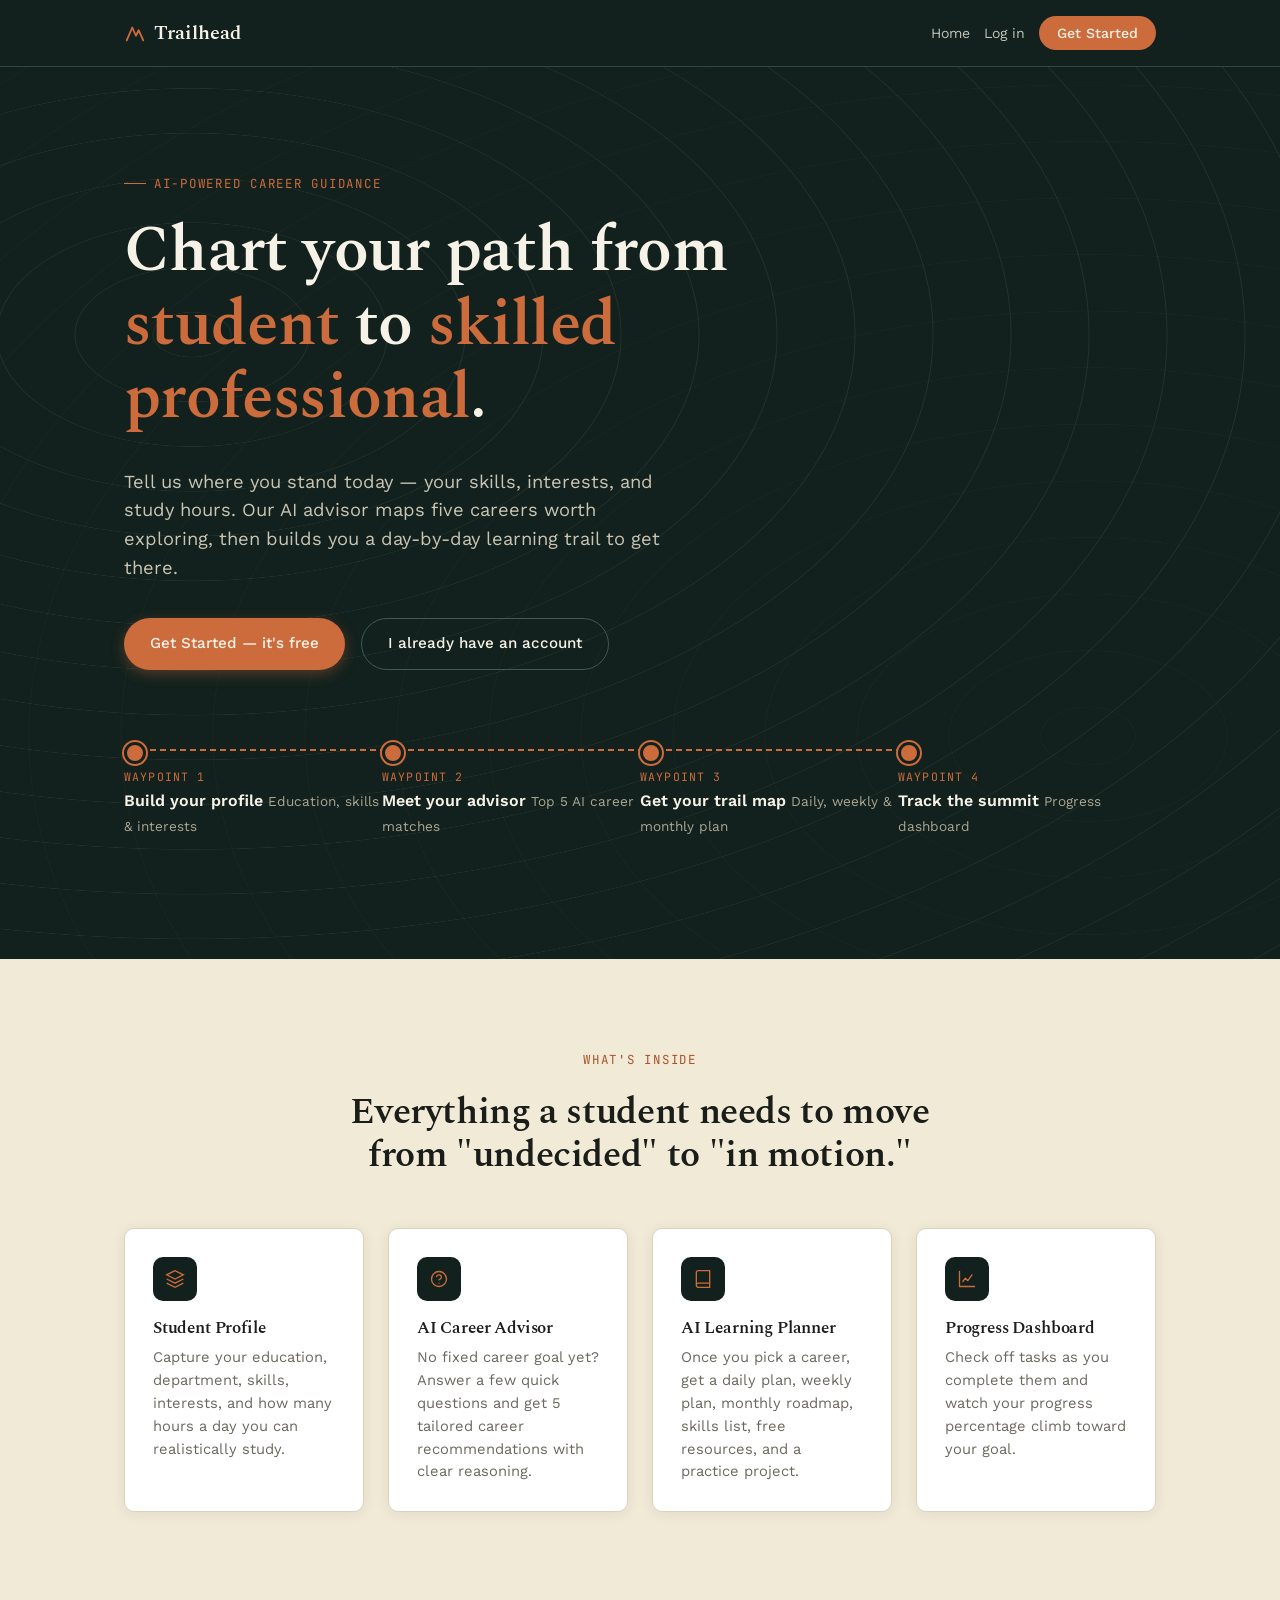
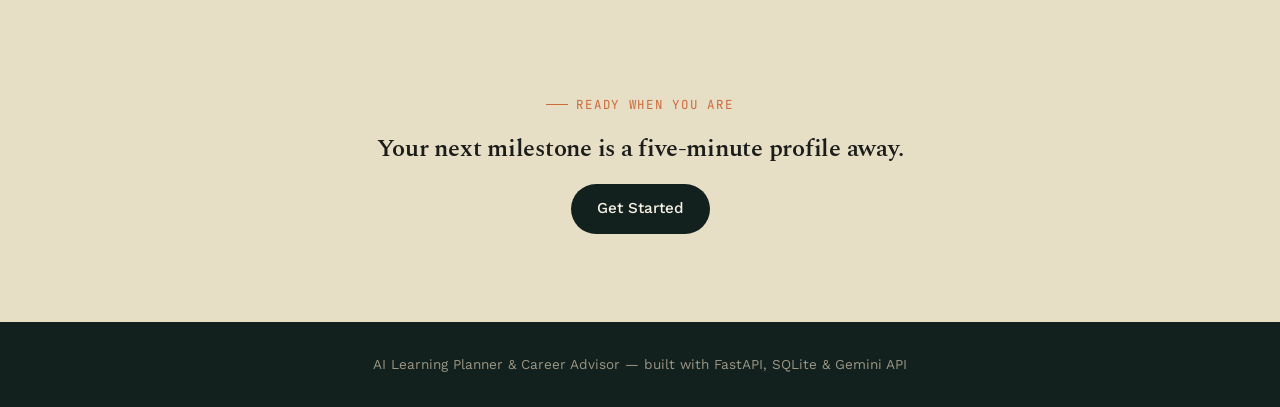
<file: frontend/index.html>
<!DOCTYPE html>
<html lang="en">
<head>
<meta charset="UTF-8">
<meta name="viewport" content="width=device-width, initial-scale=1.0">
<title>AI Learning Planner & Career Advisor</title>
<link rel="preconnect" href="https://fonts.googleapis.com">
<link href="https://fonts.googleapis.com/css2?family=Spectral:wght@500;600;700&family=Work+Sans:wght@400;500;600&family=JetBrains+Mono:wght@400;500&display=swap" rel="stylesheet">
<link rel="stylesheet" href="css/style.css">
</head>
<body>

<nav class="site-nav">
  <div class="container">
    <a href="index.html" class="brand">
      <svg viewBox="0 0 24 24" fill="none" xmlns="http://www.w3.org/2000/svg"><path d="M3 20L9 6L13 15L16 9L21 20" stroke="#CC6B3C" stroke-width="2" stroke-linecap="round" stroke-linejoin="round"/></svg>
      Trailhead
    </a>
    <ul class="nav-links">
      <li><a href="index.html">Home</a></li>
      <li><a href="login.html">Log in</a></li>
      <li><a href="register.html" class="nav-cta">Get Started</a></li>
    </ul>
  </div>
</nav>

<header class="hero">
  <div class="container">
    <span class="eyebrow">AI-powered career guidance</span>
    <h1>Chart your path from <em>student</em> to <em>skilled professional</em>.</h1>
    <p class="lede">Tell us where you stand today — your skills, interests, and study hours. Our AI advisor maps five careers worth exploring, then builds you a day-by-day learning trail to get there.</p>
    <div class="hero-actions">
      <a href="register.html" class="btn btn-primary">Get Started — it's free</a>
      <a href="login.html" class="btn btn-secondary" style="color:#F6F2E7;border-color:#3E5A52;">I already have an account</a>
    </div>

    <div class="trail">
      <div class="waypoint">
        <span class="wp-label">Waypoint 1</span>
        <span class="wp-title">Build your profile</span>
        <span class="wp-desc">Education, skills & interests</span>
      </div>
      <div class="waypoint">
        <span class="wp-label">Waypoint 2</span>
        <span class="wp-title">Meet your advisor</span>
        <span class="wp-desc">Top 5 AI career matches</span>
      </div>
      <div class="waypoint">
        <span class="wp-label">Waypoint 3</span>
        <span class="wp-title">Get your trail map</span>
        <span class="wp-desc">Daily, weekly & monthly plan</span>
      </div>
      <div class="waypoint">
        <span class="wp-label">Waypoint 4</span>
        <span class="wp-title">Track the summit</span>
        <span class="wp-desc">Progress dashboard</span>
      </div>
    </div>
  </div>
</header>

<section class="section">
  <div class="container">
    <div class="section-head">
      <span class="eyebrow">What's inside</span>
      <h2>Everything a student needs to move from "undecided" to "in motion."</h2>
    </div>
    <div class="card-grid">
      <div class="card feature-card">
        <div class="icon-badge">
          <svg width="20" height="20" viewBox="0 0 24 24" fill="none"><path d="M12 2L2 7l10 5 10-5-10-5z" stroke="currentColor" stroke-width="1.6"/><path d="M2 17l10 5 10-5M2 12l10 5 10-5" stroke="currentColor" stroke-width="1.6"/></svg>
        </div>
        <h3>Student Profile</h3>
        <p>Capture your education, department, skills, interests, and how many hours a day you can realistically study.</p>
      </div>
      <div class="card feature-card">
        <div class="icon-badge">
          <svg width="20" height="20" viewBox="0 0 24 24" fill="none"><path d="M9.09 9a3 3 0 015.83 1c0 2-3 3-3 3M12 17h.01" stroke="currentColor" stroke-width="1.6" stroke-linecap="round"/><circle cx="12" cy="12" r="9" stroke="currentColor" stroke-width="1.6"/></svg>
        </div>
        <h3>AI Career Advisor</h3>
        <p>No fixed career goal yet? Answer a few quick questions and get 5 tailored career recommendations with clear reasoning.</p>
      </div>
      <div class="card feature-card">
        <div class="icon-badge">
          <svg width="20" height="20" viewBox="0 0 24 24" fill="none"><path d="M4 19.5A2.5 2.5 0 016.5 17H20M4 4.5A2.5 2.5 0 016.5 2H20v20H6.5A2.5 2.5 0 014 19.5v-15z" stroke="currentColor" stroke-width="1.6"/></svg>
        </div>
        <h3>AI Learning Planner</h3>
        <p>Once you pick a career, get a daily plan, weekly plan, monthly roadmap, skills list, free resources, and a practice project.</p>
      </div>
      <div class="card feature-card">
        <div class="icon-badge">
          <svg width="20" height="20" viewBox="0 0 24 24" fill="none"><path d="M3 3v18h18M7 15l3-4 3 3 5-7" stroke="currentColor" stroke-width="1.6" stroke-linecap="round" stroke-linejoin="round"/></svg>
        </div>
        <h3>Progress Dashboard</h3>
        <p>Check off tasks as you complete them and watch your progress percentage climb toward your goal.</p>
      </div>
    </div>
  </div>
</section>

<section class="section section-alt">
  <div class="container text-center">
    <span class="eyebrow">Ready when you are</span>
    <h2 style="max-width:600px;margin:0 auto 20px;">Your next milestone is a five-minute profile away.</h2>
    <a href="register.html" class="btn btn-dark">Get Started</a>
  </div>
</section>

<footer class="site-footer">
  <div class="container">AI Learning Planner &amp; Career Advisor — built with FastAPI, SQLite &amp; Gemini API</div>
</footer>

</body>
</html>
</file>
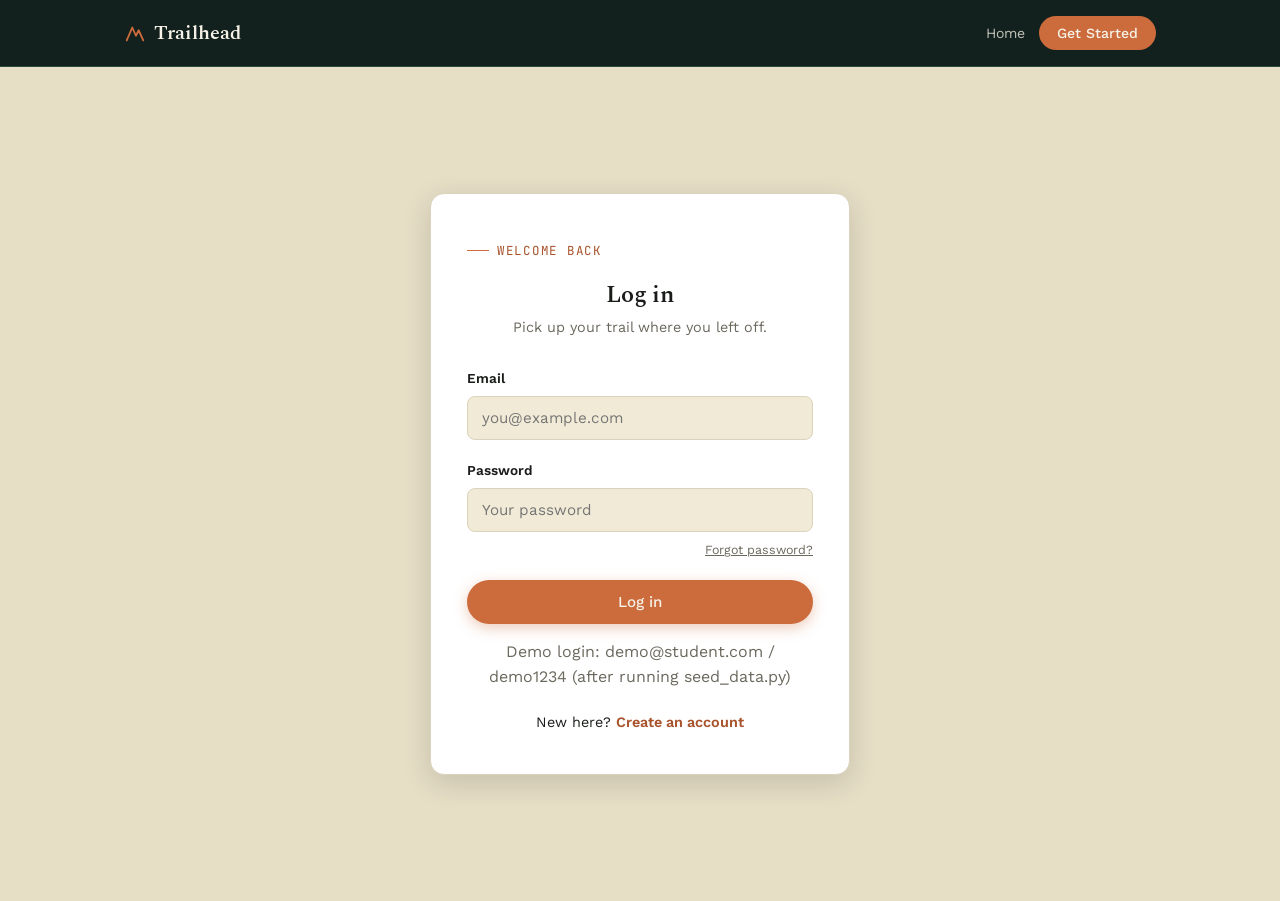
<file: frontend/career-advisor.html>
<!DOCTYPE html>
<html lang="en">
<head>
<meta charset="UTF-8">
<meta name="viewport" content="width=device-width, initial-scale=1.0">
<title>Career Advisor — AI Learning Planner</title>
<link rel="preconnect" href="https://fonts.googleapis.com">
<link href="https://fonts.googleapis.com/css2?family=Spectral:wght@500;600;700&family=Work+Sans:wght@400;500;600&family=JetBrains+Mono:wght@400;500&display=swap" rel="stylesheet">
<link rel="stylesheet" href="css/style.css">
</head>
<body>

<nav class="site-nav">
  <div class="container">
    <a href="dashboard.html" class="brand">
      <svg viewBox="0 0 24 24" fill="none" xmlns="http://www.w3.org/2000/svg"><path d="M3 20L9 6L13 15L16 9L21 20" stroke="#CC6B3C" stroke-width="2" stroke-linecap="round" stroke-linejoin="round"/></svg>
      Trailhead
    </a>
    <ul class="nav-links">
      <li><a href="profile.html">Profile</a></li>
      <li><a href="career-advisor.html">Career Advisor</a></li>
      <li><a href="learning-planner.html">Learning Planner</a></li>
      <li><a href="skill-gap.html">Skill Gap</a></li>
      <li><a href="dashboard.html">Dashboard</a></li>
      <li><a href="phases.html">Roadmap</a></li>
      <li><a href="chat.html">AI Chat</a></li>
      <li><a href="leaderboard.html">Leaderboard</a></li>
      <li id="mentorNavLink" class="hidden"><a href="mentor-dashboard.html">Mentor Dashboard</a></li>
      <li><a href="#" data-logout>Log out</a></li>
    </ul>
  </div>
</nav>

<header class="page-head">
  <div class="container">
    <span class="eyebrow">Waypoint 2</span>
    <h1>AI Career Advisor</h1>
    <p>A few quick questions, then five career trails worth exploring.</p>
  </div>
</header>

<main class="app-main">
  <div class="container" style="max-width:760px;">

    <!-- Shown if the student already set a career goal in their profile -->
    <div class="card hidden" id="goalKnownCard" style="margin-bottom:24px;">
      <span class="career-meta">Career goal already set</span>
      <h3 id="goalKnownText" class="mt-0"></h3>
      <p>You can head straight to your Learning Planner, or explore AI-recommended alternatives below anyway.</p>
      <a href="learning-planner.html" class="btn btn-primary">Go to Learning Planner</a>
    </div>

    <!-- Questionnaire -->
    <div class="card" id="questionCard">
      <span class="career-meta">Tell us a bit more</span>
      <h3 class="mt-0">Help the AI understand you</h3>
      <div class="form-error" id="errorBanner"></div>

      <form id="questionForm">
        <div class="field">
          <label for="favorite_subjects">Favorite subjects</label>
          <input type="text" id="favorite_subjects" placeholder="e.g. Data Structures, Physics, Design" required>
        </div>
        <div class="field">
          <label for="strengths">Your strengths</label>
          <input type="text" id="strengths" placeholder="e.g. Problem solving, communication, patience" required>
        </div>
        <div class="field">
          <label for="preferred_work_style">Preferred work style</label>
          <select id="preferred_work_style" required>
            <option value="">Select...</option>
            <option value="team-based, collaborative">Team-based, collaborative</option>
            <option value="independent, self-driven">Independent, self-driven</option>
            <option value="research-oriented, analytical">Research-oriented, analytical</option>
            <option value="hands-on, practical building">Hands-on, practical building</option>
            <option value="creative, design-focused">Creative, design-focused</option>
          </select>
        </div>
        <button type="submit" class="btn btn-primary btn-block" id="submitBtn">
          Get my 5 career recommendations
        </button>
      </form>
    </div>

    <!-- Loading state -->
    <div class="card text-center hidden" id="loadingCard" style="margin-top:24px;">
      <span class="spinner spinner-dark"></span>
      <p style="margin-top:14px;">Gemini is analyzing your profile and mapping career options...</p>
    </div>

    <!-- Results -->
    <div id="resultsWrap" class="hidden" style="margin-top:32px;">
      <div class="section-head" style="text-align:left;margin-bottom:24px;">
        <span class="eyebrow" style="justify-content:flex-start;">Your top 5 matches</span>
        <h2 style="font-size:1.5rem;">Pick the trail you want to follow</h2>
      </div>
      <div id="careerList"></div>
    </div>

  </div>
</main>

<script src="js/api.js"></script>
<script src="js/career.js"></script>
</body>
</html>
</file>
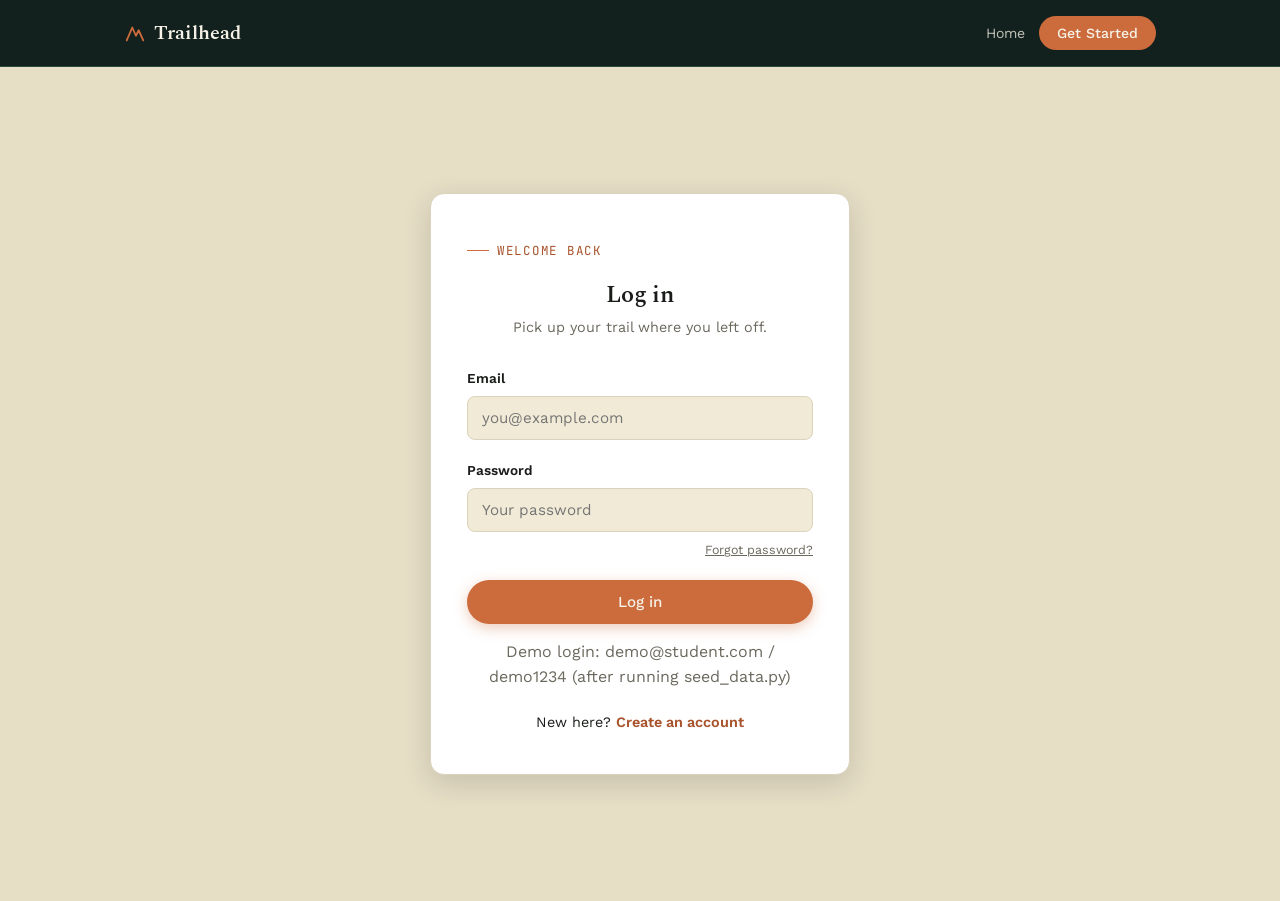
<file: frontend/chat.html>
<!DOCTYPE html>
<html lang="en">
<head>
<meta charset="UTF-8">
<meta name="viewport" content="width=device-width, initial-scale=1.0">
<title>AI Chat — AI Learning Planner</title>
<link rel="preconnect" href="https://fonts.googleapis.com">
<link href="https://fonts.googleapis.com/css2?family=Spectral:wght@500;600;700&family=Work+Sans:wght@400;500;600&family=JetBrains+Mono:wght@400;500&display=swap" rel="stylesheet">
<link rel="stylesheet" href="css/style.css">
</head>
<body>

<nav class="site-nav">
  <div class="container">
    <a href="dashboard.html" class="brand">
      <svg viewBox="0 0 24 24" fill="none" xmlns="http://www.w3.org/2000/svg"><path d="M3 20L9 6L13 15L16 9L21 20" stroke="#CC6B3C" stroke-width="2" stroke-linecap="round" stroke-linejoin="round"/></svg>
      Trailhead
    </a>
    <ul class="nav-links">
      <li><a href="profile.html">Profile</a></li>
      <li><a href="career-advisor.html">Career Advisor</a></li>
      <li><a href="learning-planner.html">Learning Planner</a></li>
      <li><a href="skill-gap.html">Skill Gap</a></li>
      <li><a href="dashboard.html">Dashboard</a></li>
      <li><a href="phases.html">Roadmap</a></li>
      <li><a href="chat.html">AI Chat</a></li>
      <li><a href="leaderboard.html">Leaderboard</a></li>
      <li id="mentorNavLink" class="hidden"><a href="mentor-dashboard.html">Mentor Dashboard</a></li>
      <li><a href="#" data-logout>Log out</a></li>
    </ul>
  </div>
</nav>

<header class="page-head">
  <div class="container">
    <span class="eyebrow">Ask anything</span>
    <h1>AI Chat</h1>
    <p>Ask quick questions — "what should I learn first?", "what are you doing?", anything on your mind.</p>
  </div>
</header>

<main class="app-main">
  <div class="container" style="max-width:760px;">

    <div class="card">
      <div class="form-error" id="errorBanner"></div>

      <div class="chat-window" id="chatWindow">
        <div class="chat-empty" id="chatEmpty">
          Say hi, or ask something like <em>"What should I focus on this week?"</em>
        </div>
      </div>

      <form id="chatForm" class="chat-input-row">
        <textarea id="chatInput" placeholder="Type a message..." required></textarea>
        <button type="submit" class="btn btn-primary" id="chatSendBtn">Send</button>
      </form>
    </div>

  </div>
</main>

<script src="js/api.js"></script>
<script src="js/chat.js"></script>
</body>
</html>
</file>
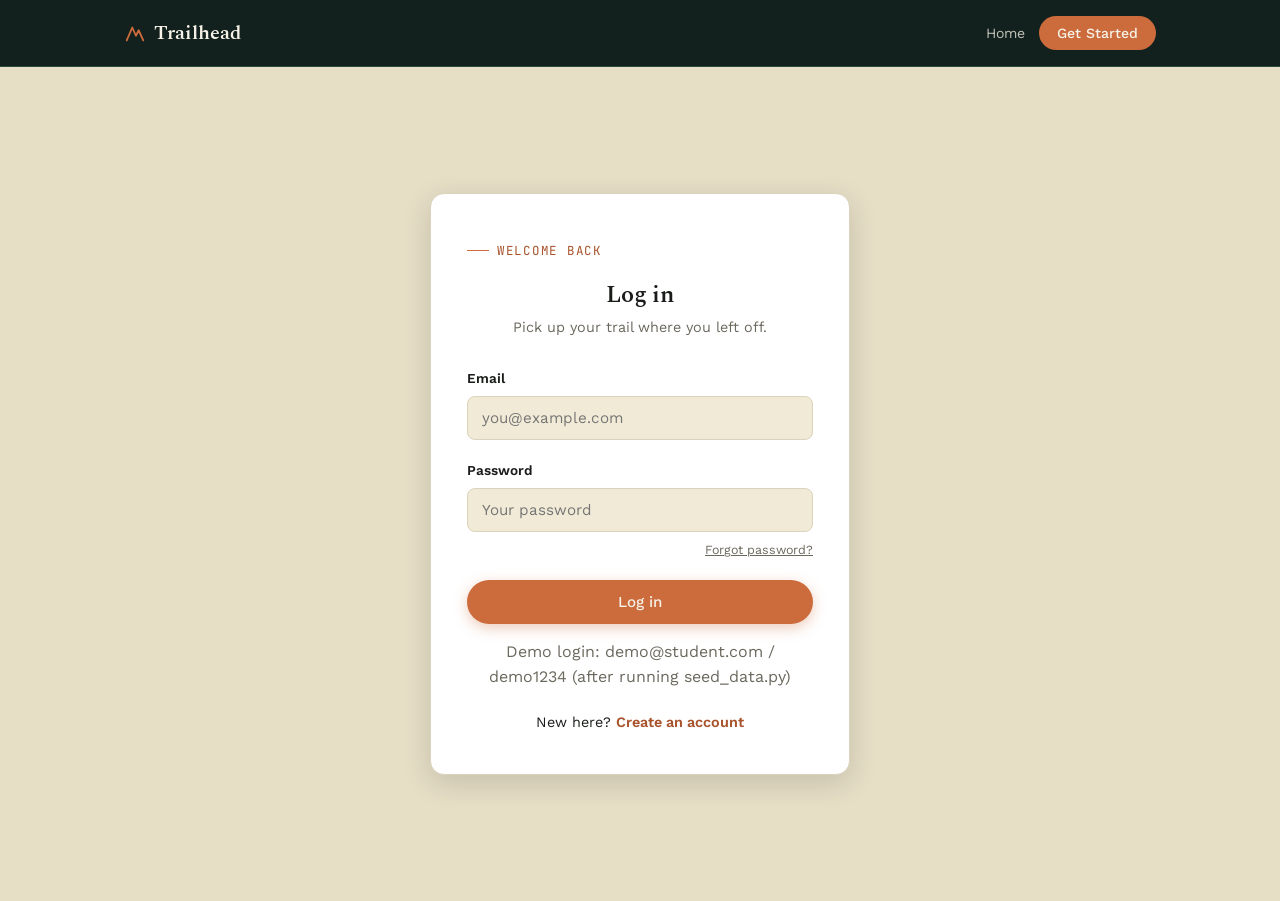
<file: frontend/dashboard.html>
<!DOCTYPE html>
<html lang="en">
<head>
<meta charset="UTF-8">
<meta name="viewport" content="width=device-width, initial-scale=1.0">
<title>Dashboard — AI Learning Planner</title>
<link rel="preconnect" href="https://fonts.googleapis.com">
<link href="https://fonts.googleapis.com/css2?family=Spectral:wght@500;600;700&family=Work+Sans:wght@400;500;600&family=JetBrains+Mono:wght@400;500&display=swap" rel="stylesheet">
<link rel="stylesheet" href="css/style.css">
</head>
<body>

<nav class="site-nav">
  <div class="container">
    <a href="dashboard.html" class="brand">
      <svg viewBox="0 0 24 24" fill="none" xmlns="http://www.w3.org/2000/svg"><path d="M3 20L9 6L13 15L16 9L21 20" stroke="#CC6B3C" stroke-width="2" stroke-linecap="round" stroke-linejoin="round"/></svg>
      Trailhead
    </a>
    <ul class="nav-links">
      <li><a href="profile.html">Profile</a></li>
      <li><a href="career-advisor.html">Career Advisor</a></li>
      <li><a href="learning-planner.html">Learning Planner</a></li>
      <li><a href="skill-gap.html">Skill Gap</a></li>
      <li><a href="dashboard.html">Dashboard</a></li>
      <li><a href="phases.html">Roadmap</a></li>
      <li><a href="chat.html">AI Chat</a></li>
      <li><a href="leaderboard.html">Leaderboard</a></li>
      <li id="mentorNavLink" class="hidden"><a href="mentor-dashboard.html">Mentor Dashboard</a></li>
      <li><a href="#" data-logout>Log out</a></li>
    </ul>
  </div>
</nav>

<header class="page-head">
  <div class="container">
    <span class="eyebrow">Basecamp</span>
    <h1>Welcome back, <span data-user-name>student</span></h1>
    <p>Here's everything about your journey in one place.</p>
  </div>
</header>

<main class="app-main">
  <div class="container">

    <div class="empty-state hidden" id="emptyState">
      <h3>Let's get you set up</h3>
      <p>Complete your student profile to unlock career recommendations and a learning plan.</p>
      <a href="profile.html" class="btn btn-primary">Create my profile</a>
    </div>

    <div id="dashboardContent" class="hidden">

      <!-- Progress summary -->
      <div class="card" style="margin-bottom:24px;">
        <div style="display:flex;align-items:center;justify-content:space-between;flex-wrap:wrap;gap:20px;">
          <div>
            <span class="career-meta">Overall progress</span>
            <div class="progress-stat"><span id="progressPercent">0</span>%</div>
          </div>
          <div style="flex:1;min-width:200px;">
            <div class="progress-track"><div class="progress-fill" id="progressFill" style="width:0%;"></div></div>
            <p class="hint" style="margin-top:8px;margin-bottom:0;" id="progressSubtext">No tasks yet</p>
          </div>
        </div>
      </div>

      <div class="dash-grid">
        <!-- Left column: profile + career -->
        <div>
          <div class="card" style="margin-bottom:24px;">
            <span class="career-meta">Student profile</span>
            <h3 class="mt-0" id="profileName">—</h3>
            <div id="profileDetails"></div>
            <a href="profile.html" class="btn btn-secondary" style="margin-top:8px;">Edit profile</a>
          </div>

          <div class="card" style="margin-bottom:24px;" id="streakCard">
            <span class="career-meta">Streaks & Achievements</span>
            <div style="display:flex;align-items:center;gap:15px;margin-top:10px;margin-bottom:15px;">
              <div style="font-size:2.5rem;display:flex;align-items:center;justify-content:center;background:rgba(204,107,60,0.1);border-radius:50%;width:64px;height:64px;">
                🔥
              </div>
              <div>
                <div style="font-size:1.4rem;font-weight:600;color:var(--accent);line-height:1.2;" id="currentStreakVal">0 days</div>
                <div class="hint" style="margin:0;">Current study streak (longest: <span id="longestStreakVal">0</span> days)</div>
              </div>
            </div>
            <p style="font-weight:500;margin-bottom:8px;font-size:0.9rem;color:var(--ink);">Your Badges</p>
            <div id="badgesContainer" style="display:flex;flex-wrap:wrap;gap:8px;">
              <span class="hint">Earn streaks and complete phases to unlock badges!</span>
            </div>
          </div>

          <div class="card hidden" id="careerCard">
            <span class="career-meta">Selected career</span>
            <h3 class="mt-0" id="careerName">—</h3>
            <p id="careerDescription"></p>
            <div id="careerSkills"></div>
          </div>
          <div class="empty-state hidden" id="noCareerCard">
            <h3>No career selected</h3>
            <p>Visit the Career Advisor to choose your path.</p>
            <a href="career-advisor.html" class="btn btn-primary">Career Advisor</a>
          </div>
        </div>

        <!-- Right column: progress tracker -->
        <div>
          <div class="card hidden" id="congratsCard" style="margin-bottom: 24px; border: 1px solid var(--accent); background: rgba(204,107,60,0.05);">
            <h3 class="mt-0" id="congratsTitle">All Tasks Done! 🎉</h3>
            <p id="congratsText" style="color:var(--ink); margin-bottom:14px;"></p>
            <a href="phases.html" class="btn btn-primary" id="congratsBtn">Go to my Roadmap</a>
          </div>

          <div id="taskGroups"></div>
          <div class="empty-state hidden" id="noPlanCard">
            <h3>No learning plan yet</h3>
            <p>Generate one to start tracking progress.</p>
            <a href="learning-planner.html" class="btn btn-primary">Learning Planner</a>
          </div>
        </div>
      </div>

    </div>
  </div>
</main>

<script src="js/api.js"></script>
<script src="js/dashboard.js"></script>
</body>
</html>
</file>
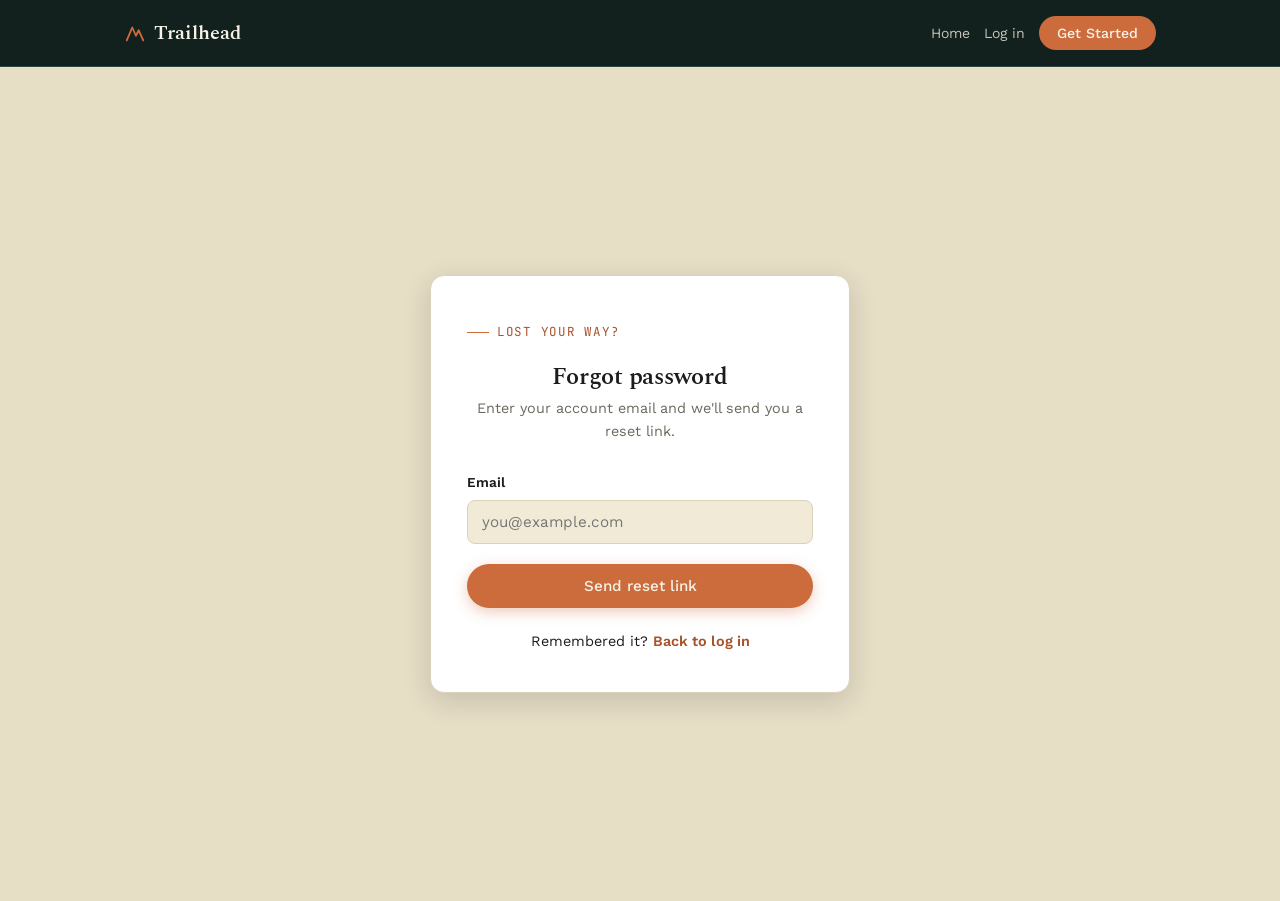
<file: frontend/forgot-password.html>
<!DOCTYPE html>
<html lang="en">
<head>
<meta charset="UTF-8">
<meta name="viewport" content="width=device-width, initial-scale=1.0">
<title>Forgot Password — AI Learning Planner</title>
<link rel="preconnect" href="https://fonts.googleapis.com">
<link href="https://fonts.googleapis.com/css2?family=Spectral:wght@500;600;700&family=Work+Sans:wght@400;500;600&family=JetBrains+Mono:wght@400;500&display=swap" rel="stylesheet">
<link rel="stylesheet" href="css/style.css">
</head>
<body>

<nav class="site-nav">
  <div class="container">
    <a href="index.html" class="brand">
      <svg viewBox="0 0 24 24" fill="none" xmlns="http://www.w3.org/2000/svg"><path d="M3 20L9 6L13 15L16 9L21 20" stroke="#CC6B3C" stroke-width="2" stroke-linecap="round" stroke-linejoin="round"/></svg>
      Trailhead
    </a>
    <ul class="nav-links">
      <li><a href="index.html">Home</a></li>
      <li><a href="login.html">Log in</a></li>
      <li><a href="register.html" class="nav-cta">Get Started</a></li>
    </ul>
  </div>
</nav>

<div class="auth-wrap">
  <div class="auth-card">
    <span class="eyebrow" style="color:#A8532C;justify-content:center;">Lost your way?</span>
    <h2>Forgot password</h2>
    <p class="auth-sub">Enter your account email and we'll send you a reset link.</p>

    <div class="form-error" id="errorBanner"></div>
    <div class="form-success" id="successBanner"></div>

    <form id="forgotPasswordForm">
      <div class="field">
        <label for="email">Email</label>
        <input type="email" id="email" placeholder="you@example.com" required>
      </div>
      <button type="submit" class="btn btn-primary btn-block" id="submitBtn">Send reset link</button>
    </form>

    <!-- Shown only when EMAIL_ALERTS_ENABLED is false on the server, so the flow still
         works without an SMTP provider configured (local/dev convenience). -->
    <div class="hint-box hidden" id="devLinkBox">
      <p class="hint" style="margin-bottom:8px;">Email sending isn't configured on this server, so here's your reset link directly:</p>
      <a href="#" id="devLinkAnchor" class="devlink"></a>
    </div>

    <div class="auth-switch">Remembered it? <a href="login.html">Back to log in</a></div>
  </div>
</div>

<script src="js/api.js"></script>
<script src="js/auth.js"></script>
</body>
</html>
</file>
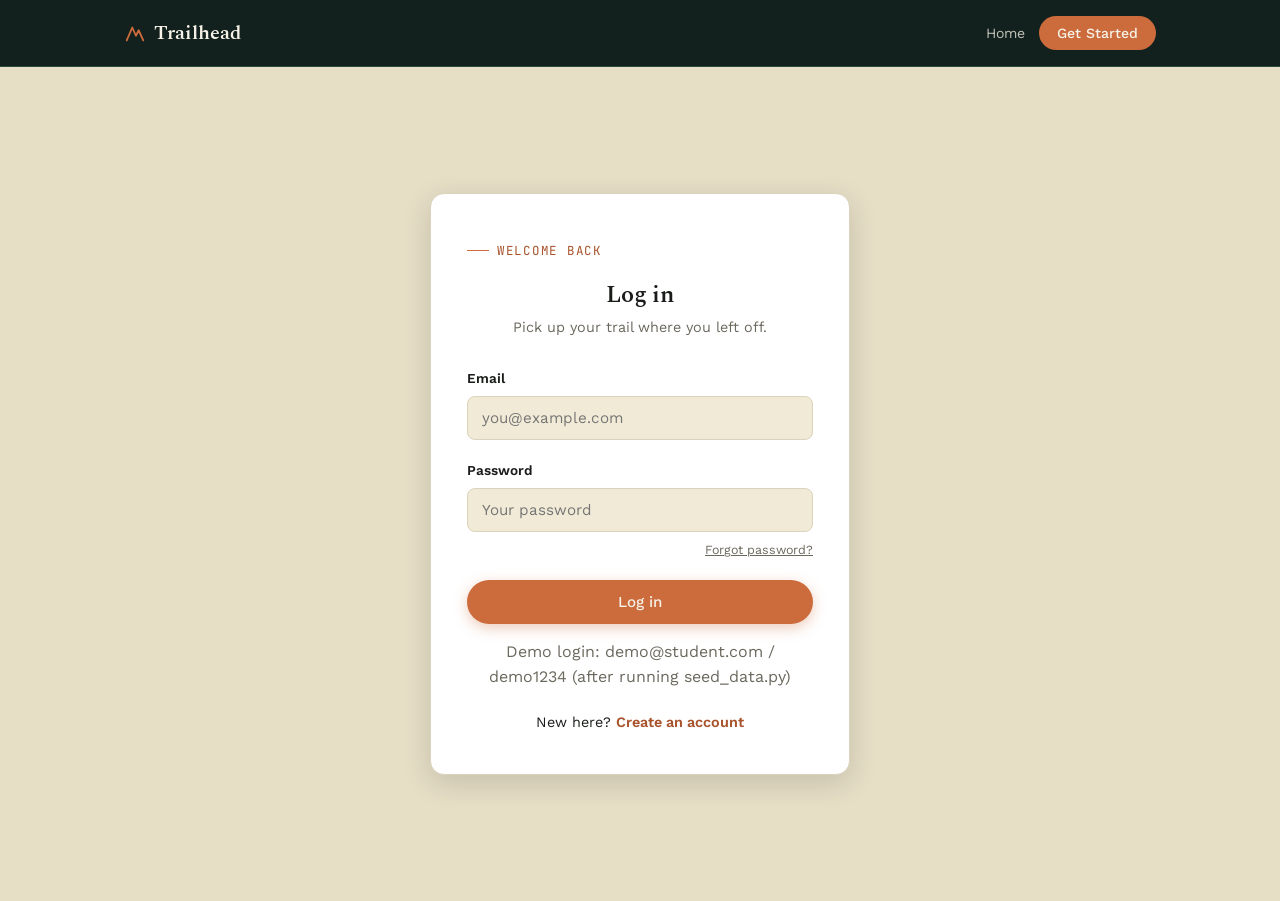
<file: frontend/leaderboard.html>
<!DOCTYPE html>
<html lang="en">
<head>
<meta charset="UTF-8">
<meta name="viewport" content="width=device-width, initial-scale=1.0">
<title>Leaderboard — AI Learning Planner</title>
<link rel="preconnect" href="https://fonts.googleapis.com">
<link href="https://fonts.googleapis.com/css2?family=Spectral:wght@500;600;700&family=Work+Sans:wght@400;500;600&family=JetBrains+Mono:wght@400;500&display=swap" rel="stylesheet">
<link rel="stylesheet" href="css/style.css">
</head>
<body>

<nav class="site-nav">
  <div class="container">
    <a href="dashboard.html" class="brand">
      <svg viewBox="0 0 24 24" fill="none" xmlns="http://www.w3.org/2000/svg"><path d="M3 20L9 6L13 15L16 9L21 20" stroke="#CC6B3C" stroke-width="2" stroke-linecap="round" stroke-linejoin="round"/></svg>
      Trailhead
    </a>
    <ul class="nav-links">
      <li><a href="profile.html">Profile</a></li>
      <li><a href="career-advisor.html">Career Advisor</a></li>
      <li><a href="learning-planner.html">Learning Planner</a></li>
      <li><a href="skill-gap.html">Skill Gap</a></li>
      <li><a href="dashboard.html">Dashboard</a></li>
      <li><a href="phases.html">Roadmap</a></li>
      <li><a href="chat.html">AI Chat</a></li>
      <li><a href="leaderboard.html">Leaderboard</a></li>
      <li id="mentorNavLink" class="hidden"><a href="mentor-dashboard.html">Mentor Dashboard</a></li>
      <li><a href="#" data-logout>Log out</a></li>
    </ul>
  </div>
</nav>

<header class="page-head">
  <div class="container">
    <span class="eyebrow">Bragging rights</span>
    <h1>Leaderboard</h1>
    <p>Ranked by streak days, badges, and completed phases across every student.</p>
  </div>
</header>

<main class="app-main">
  <div class="container">

    <div class="empty-state hidden" id="emptyState">
      <h3>No one's on the board yet</h3>
      <p class="hint">Complete your profile and start a roadmap to appear here.</p>
    </div>

    <div class="card hidden" id="boardCard">
      <table class="data-table" id="leaderboardTable" style="width:100%;border-collapse:collapse;">
        <thead>
          <tr style="text-align:left;border-bottom:2px solid var(--border,#ddd);">
            <th style="padding:10px 8px;">#</th>
            <th style="padding:10px 8px;">Name</th>
            <th style="padding:10px 8px;">Streak</th>
            <th style="padding:10px 8px;">Longest streak</th>
            <th style="padding:10px 8px;">Badges</th>
            <th style="padding:10px 8px;">Phases done</th>
            <th style="padding:10px 8px;">Points</th>
          </tr>
        </thead>
        <tbody id="leaderboardBody"></tbody>
      </table>
    </div>

  </div>
</main>

<script src="js/api.js"></script>
<script src="js/leaderboard.js"></script>
</body>
</html>
</file>
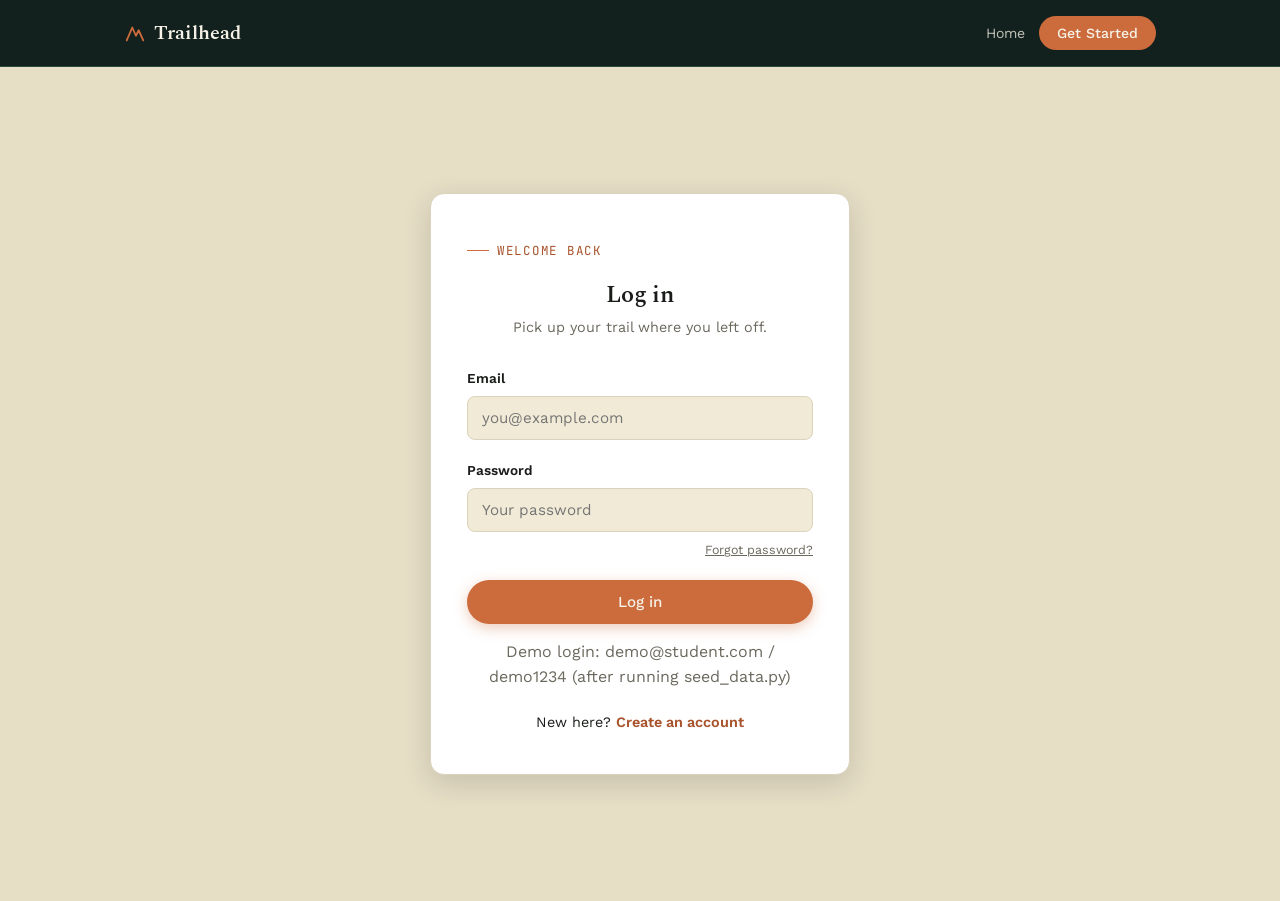
<file: frontend/learning-planner.html>
<!DOCTYPE html>
<html lang="en">
<head>
<meta charset="UTF-8">
<meta name="viewport" content="width=device-width, initial-scale=1.0">
<title>Learning Planner — AI Learning Planner</title>
<link rel="preconnect" href="https://fonts.googleapis.com">
<link href="https://fonts.googleapis.com/css2?family=Spectral:wght@500;600;700&family=Work+Sans:wght@400;500;600&family=JetBrains+Mono:wght@400;500&display=swap" rel="stylesheet">
<link rel="stylesheet" href="css/style.css">
</head>
<body>

<nav class="site-nav">
  <div class="container">
    <a href="dashboard.html" class="brand">
      <svg viewBox="0 0 24 24" fill="none" xmlns="http://www.w3.org/2000/svg"><path d="M3 20L9 6L13 15L16 9L21 20" stroke="#CC6B3C" stroke-width="2" stroke-linecap="round" stroke-linejoin="round"/></svg>
      Trailhead
    </a>
    <ul class="nav-links">
      <li><a href="profile.html">Profile</a></li>
      <li><a href="career-advisor.html">Career Advisor</a></li>
      <li><a href="learning-planner.html">Learning Planner</a></li>
      <li><a href="skill-gap.html">Skill Gap</a></li>
      <li><a href="dashboard.html">Dashboard</a></li>
      <li><a href="phases.html">Roadmap</a></li>
      <li><a href="chat.html">AI Chat</a></li>
      <li><a href="leaderboard.html">Leaderboard</a></li>
      <li id="mentorNavLink" class="hidden"><a href="mentor-dashboard.html">Mentor Dashboard</a></li>
      <li><a href="#" data-logout>Log out</a></li>
    </ul>
  </div>
</nav>

<header class="page-head">
  <div class="container">
    <span class="eyebrow">Waypoint 3</span>
    <h1>AI Learning Planner</h1>
    <p>Your personalized trail map, generated from your career choice and available study time.</p>
  </div>
</header>

<main class="app-main">
  <div class="container" style="max-width:820px;">

    <!-- No career selected yet -->
    <div class="empty-state hidden" id="noCareerState">
      <h3>No career selected yet</h3>
      <p>Visit the Career Advisor first to pick the career you want a plan for.</p>
      <a href="career-advisor.html" class="btn btn-primary">Go to Career Advisor</a>
    </div>

    <!-- Career known, plan not generated -->
    <div class="card hidden" id="generateCard">
      <span class="career-meta">Selected career</span>
      <h3 class="mt-0" id="careerNameText"></h3>
      <p>Ready to build your daily, weekly, and monthly learning trail for this career?</p>
      <div class="form-error" id="errorBanner"></div>
      <button class="btn btn-primary" id="generateBtn">Generate my learning plan</button>
    </div>

    <!-- Loading -->
    <div class="card text-center hidden" id="loadingCard">
      <span class="spinner spinner-dark"></span>
      <p style="margin-top:14px;">Gemini is building your personalized trail map...</p>
    </div>

    <!-- Plan display -->
    <div id="planWrap" class="hidden">
      <div class="card" style="margin-bottom:24px;">
        <span class="career-meta">Learning plan for</span>
        <h3 class="mt-0" id="planCareerName"></h3>
        <button class="btn btn-secondary" id="regenerateBtn" style="margin-top:8px;">Regenerate plan</button>
      </div>

      <div class="trail trail-light" id="planTrail" style="margin:0 0 32px;"></div>

      <div class="card" style="margin-bottom:20px;">
        <span class="career-meta">Daily study plan</span>
        <ul id="dailyList" class="mt-0"></ul>
      </div>
      <div class="card" style="margin-bottom:20px;">
        <span class="career-meta">Weekly study plan</span>
        <ul id="weeklyList" class="mt-0"></ul>
      </div>
      <div class="card" style="margin-bottom:20px;">
        <span class="career-meta">Monthly learning roadmap</span>
        <ul id="monthlyList" class="mt-0"></ul>
      </div>
      <div class="card" style="margin-bottom:20px;">
        <span class="career-meta">Skills to learn</span>
        <div id="skillsChips" style="margin-top:8px;"></div>
      </div>
      <div class="card" style="margin-bottom:20px;">
        <span class="career-meta">Free learning resources</span>
        <ul id="resourcesList" class="mt-0"></ul>
      </div>
      <div class="card" style="margin-bottom:20px;">
        <span class="career-meta">Practice project</span>
        <p id="practiceProjectText" class="mt-0" style="color:var(--ink);"></p>
      </div>

      <a href="dashboard.html" class="btn btn-primary btn-block">View my dashboard</a>
    </div>

  </div>
</main>

<script src="js/api.js"></script>
<script src="js/planner.js"></script>
</body>
</html>
</file>
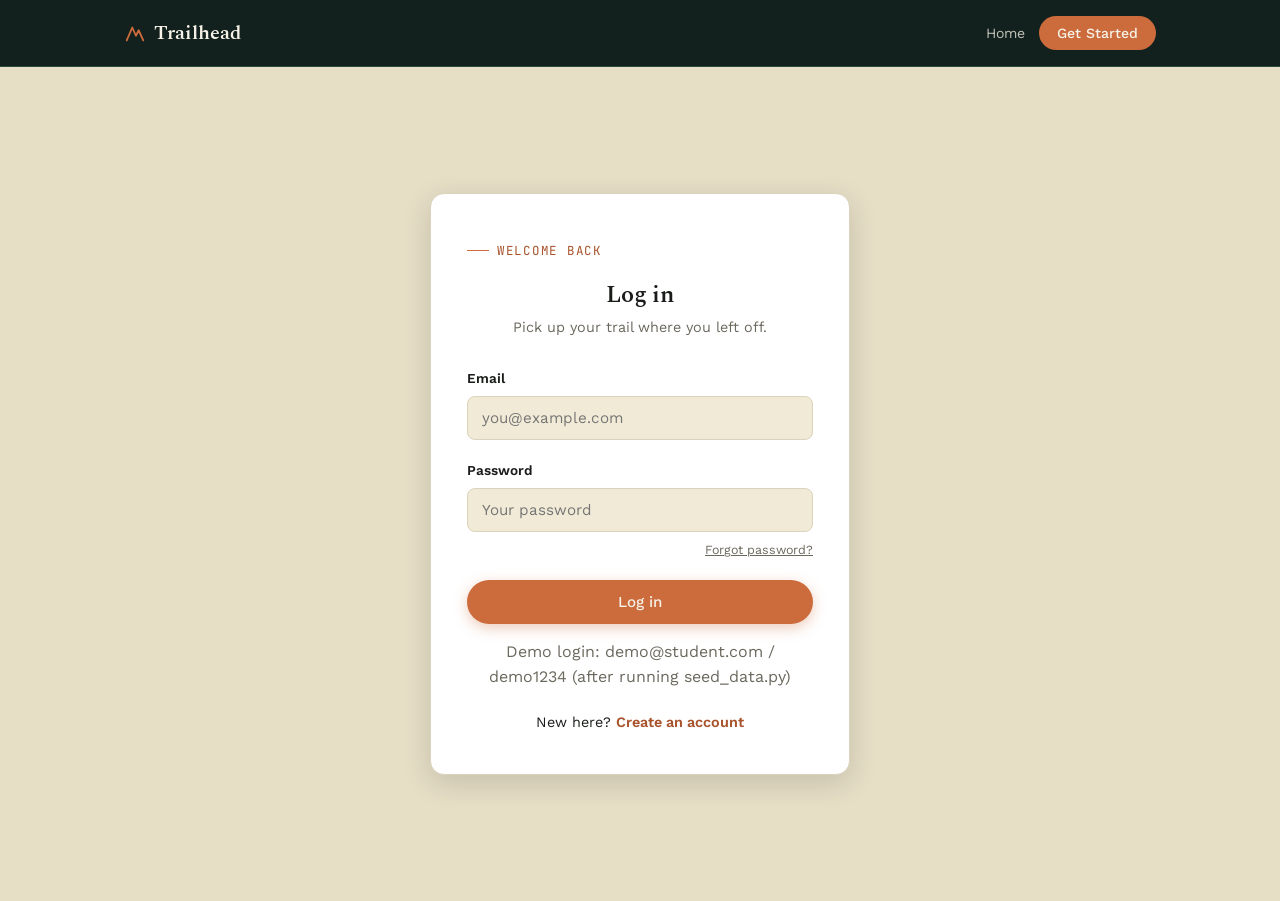
<file: frontend/login.html>
<!DOCTYPE html>
<html lang="en">
<head>
<meta charset="UTF-8">
<meta name="viewport" content="width=device-width, initial-scale=1.0">
<title>Log In — AI Learning Planner</title>
<link rel="preconnect" href="https://fonts.googleapis.com">
<link href="https://fonts.googleapis.com/css2?family=Spectral:wght@500;600;700&family=Work+Sans:wght@400;500;600&family=JetBrains+Mono:wght@400;500&display=swap" rel="stylesheet">
<link rel="stylesheet" href="css/style.css">
</head>
<body>

<nav class="site-nav">
  <div class="container">
    <a href="index.html" class="brand">
      <svg viewBox="0 0 24 24" fill="none" xmlns="http://www.w3.org/2000/svg"><path d="M3 20L9 6L13 15L16 9L21 20" stroke="#CC6B3C" stroke-width="2" stroke-linecap="round" stroke-linejoin="round"/></svg>
      Trailhead
    </a>
    <ul class="nav-links">
      <li><a href="index.html">Home</a></li>
      <li><a href="register.html" class="nav-cta">Get Started</a></li>
    </ul>
  </div>
</nav>

<div class="auth-wrap">
  <div class="auth-card">
    <span class="eyebrow" style="color:#A8532C;justify-content:center;">Welcome back</span>
    <h2>Log in</h2>
    <p class="auth-sub">Pick up your trail where you left off.</p>

    <div class="form-error" id="errorBanner"></div>

    <form id="loginForm">
      <div class="field">
        <label for="email">Email</label>
        <input type="email" id="email" placeholder="you@example.com" required>
      </div>
      <div class="field">
        <label for="password">Password</label>
        <input type="password" id="password" placeholder="Your password" required>
        <p class="hint" style="text-align:right;margin-top:8px;"><a href="forgot-password.html">Forgot password?</a></p>
      </div>
      <button type="submit" class="btn btn-primary btn-block" id="submitBtn">Log in</button>
    </form>

    <p class="hint text-center" style="margin-top:16px;">Demo login: demo@student.com / demo1234 (after running seed_data.py)</p>
    <div class="auth-switch">New here? <a href="register.html">Create an account</a></div>
  </div>
</div>

<script src="js/api.js"></script>
<script src="js/auth.js"></script>
</body>
</html>
</file>
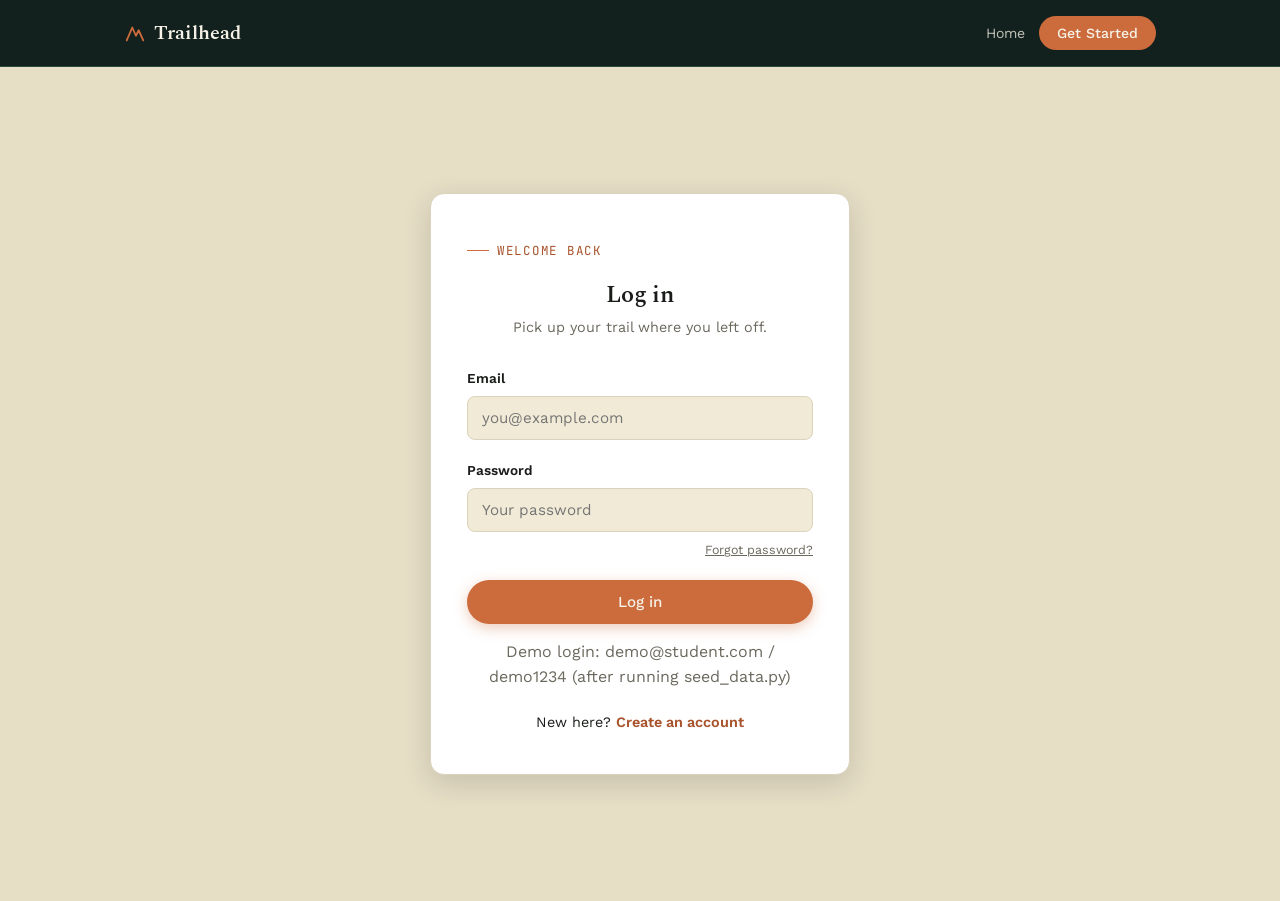
<file: frontend/phases.html>
<!DOCTYPE html>
<html lang="en">
<head>
<meta charset="UTF-8">
<meta name="viewport" content="width=device-width, initial-scale=1.0">
<title>Roadmap — AI Learning Planner</title>
<link rel="preconnect" href="https://fonts.googleapis.com">
<link href="https://fonts.googleapis.com/css2?family=Spectral:wght@500;600;700&family=Work+Sans:wght@400;500;600&family=JetBrains+Mono:wght@400;500&display=swap" rel="stylesheet">
<link rel="stylesheet" href="css/style.css">
</head>
<body>

<nav class="site-nav">
  <div class="container">
    <a href="dashboard.html" class="brand">
      <svg viewBox="0 0 24 24" fill="none" xmlns="http://www.w3.org/2000/svg"><path d="M3 20L9 6L13 15L16 9L21 20" stroke="#CC6B3C" stroke-width="2" stroke-linecap="round" stroke-linejoin="round"/></svg>
      Trailhead
    </a>
    <ul class="nav-links">
      <li><a href="profile.html">Profile</a></li>
      <li><a href="career-advisor.html">Career Advisor</a></li>
      <li><a href="learning-planner.html">Learning Planner</a></li>
      <li><a href="skill-gap.html">Skill Gap</a></li>
      <li><a href="dashboard.html">Dashboard</a></li>
      <li><a href="phases.html" class="active">Roadmap</a></li>
      <li><a href="chat.html">AI Chat</a></li>
      <li><a href="leaderboard.html">Leaderboard</a></li>
      <li id="mentorNavLink" class="hidden"><a href="mentor-dashboard.html">Mentor Dashboard</a></li>
      <li><a href="#" data-logout>Log out</a></li>
    </ul>
  </div>
</nav>

<header class="page-head">
  <div class="container">
    <span class="eyebrow">Phased Roadmap</span>
    <h1>Your month-by-month journey</h1>
    <p>Real durations, one project per phase, and a short test before the next phase unlocks.</p>
  </div>
</header>

<main class="app-main">
  <div class="container">

    <!-- No learning plan yet -->
    <div class="empty-state hidden" id="noPlanState">
      <h3>No learning plan yet</h3>
      <p>Generate a learning plan first, then come back here to break it into phases.</p>
      <a href="learning-planner.html" class="btn btn-primary">Go to Learning Planner</a>
    </div>

    <!-- No phases generated yet, but a plan exists -->
    <div class="empty-state hidden" id="noPhasesState">
      <h3>Turn your plan into a phased roadmap</h3>
      <p>Instead of one flat plan, split your goal into realistic multi-week phases — each with its own tasks, a project, and a test before unlocking the next.</p>
      <button class="btn btn-primary" id="generatePhasesBtn">Generate phased roadmap</button>
    </div>

    <div class="card hidden" id="focusModeCard" style="margin-bottom:24px;">
      <div class="focus-toggle-row">
        <div>
          <h3 class="mt-0" style="margin-bottom:4px;">Focus Mode</h3>
          <p class="hint" style="margin:0;">While on, switching to another browser tab (e.g. Instagram, Facebook) during this session sends you a nudge. Note: this only sees this browser tab — it can't monitor other apps on your device.</p>
        </div>
        <div style="display:flex;align-items:center;gap:12px;">
          <span class="focus-status" id="focusStatus">Off</span>
          <button class="btn btn-secondary" id="focusToggleBtn">Turn on</button>
        </div>
      </div>
    </div>

    <div class="card hidden" id="certificateCard" style="margin-bottom:24px; border: 2px solid #D4AF37; background: linear-gradient(135deg, rgba(212,175,55,0.05) 0%, rgba(212,175,55,0.1) 100%);">
      <div style="display:flex; align-items:center; justify-content:space-between; flex-wrap:wrap; gap:20px;">
        <div>
          <span class="career-meta" style="color:#D4AF37; border-color:#D4AF37;">Milestone Reached!</span>
          <h3 class="mt-0" style="margin-top:4px; font-size:1.4rem;">Roadmap Completed Successfully</h3>
          <p class="hint" style="margin:0; color:var(--ink);">You have finished all learning phases and passed all tests. You can now view and print your Certificate of Completion.</p>
        </div>
        <div>
          <a href="#" id="viewCertificateBtn" target="_blank" class="btn" style="background:#D4AF37; border-color:#D4AF37; color:#12211D; font-weight:600;">View Certificate</a>
        </div>
      </div>
    </div>

    <div id="phasesList"></div>

  </div>
</main>

<!-- Project submission modal -->
<div class="empty-state hidden" id="submitModalOverlay" style="position:fixed;inset:0;background:rgba(18,33,29,0.6);z-index:500;display:flex;align-items:center;justify-content:center;padding:20px;text-align:left;">
  <div class="card" style="max-width:560px;width:100%;max-height:85vh;overflow-y:auto;">
    <h3 class="mt-0" id="submitModalTitle">Submit your project</h3>
    <p class="hint" id="submitModalBrief"></p>
    <div class="field">
      <label>Submission type</label>
      <select id="submissionType">
        <option value="code">Paste code</option>
        <option value="link">GitHub / live link</option>
        <option value="file">Upload a file</option>
      </select>
    </div>
    <div class="field" id="submissionContentField">
      <label id="submissionContentLabel">Your code</label>
      <textarea id="submissionContent" style="min-height:180px;font-family:var(--font-mono);font-size:0.85rem;" placeholder="Paste your project code here..."></textarea>
    </div>
    <div class="field hidden" id="submissionFileField">
      <label>Project file</label>
      <input type="file" id="submissionFile" accept=".py,.js,.ts,.jsx,.tsx,.java,.c,.cpp,.cs,.go,.rb,.php,.html,.css,.json,.md,.txt,.sql,.sh,.zip" />
      <p class="hint">Single source file or a .zip archive, up to 5 MB.</p>
    </div>
    <div class="form-error" id="submitError"></div>
    <div style="display:flex;gap:10px;">
      <button class="btn btn-primary" id="submitProjectBtn">Submit for review</button>
      <button class="btn btn-secondary" id="cancelSubmitBtn">Cancel</button>
    </div>
  </div>
</div>

<!-- Proctored test overlay -->
<div class="test-overlay hidden" id="testOverlay">
  <div class="container">
    <div class="test-warning-banner" id="testWarningBanner"></div>
    <div style="display:flex;align-items:center;justify-content:space-between;flex-wrap:wrap;gap:12px;margin-bottom:10px;">
      <h2 style="color:var(--fog);margin:0;" id="testTitle">Phase Test</h2>
      <span class="test-violation-count" id="violationCount">Violations: 0 / 3</span>
    </div>
    <div id="testQuestions"></div>
    <div style="display:flex;gap:12px;margin-top:10px;">
      <button class="btn btn-primary" id="submitTestBtn">Submit test</button>
    </div>
  </div>
</div>

<!-- Test result modal -->
<div class="empty-state hidden" id="testResultOverlay" style="position:fixed;inset:0;background:rgba(18,33,29,0.6);z-index:500;display:flex;align-items:center;justify-content:center;padding:20px;">
  <div class="card" style="max-width:440px;width:100%;text-align:center;">
    <h3 class="mt-0" id="testResultTitle">Result</h3>
    <p id="testResultBody"></p>
    <button class="btn btn-primary" id="closeTestResultBtn">Continue</button>
  </div>
</div>

<script src="js/api.js"></script>
<script src="js/phases.js"></script>
</body>
</html>
</file>
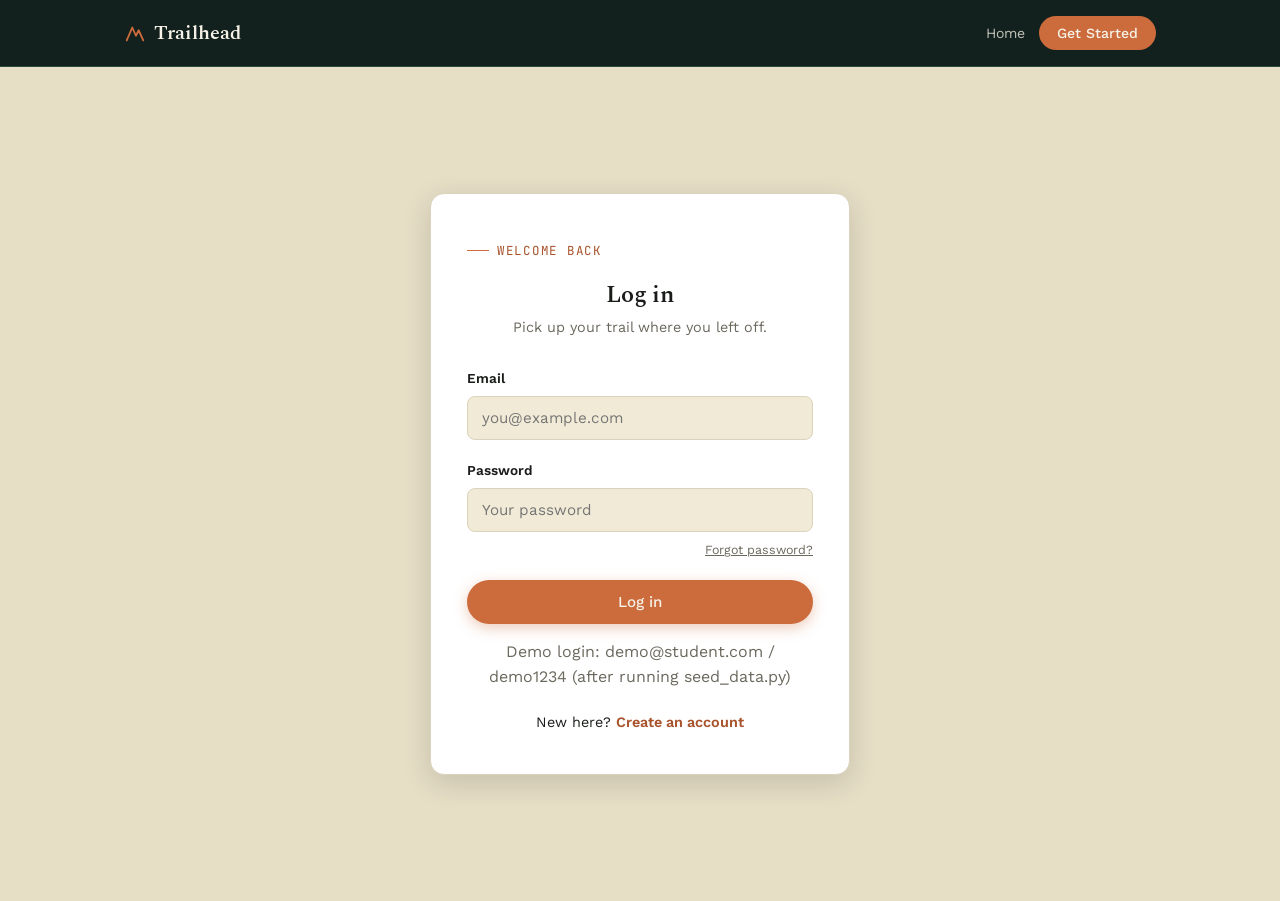
<file: frontend/profile.html>
<!DOCTYPE html>
<html lang="en">
<head>
<meta charset="UTF-8">
<meta name="viewport" content="width=device-width, initial-scale=1.0">
<title>Student Profile — AI Learning Planner</title>
<link rel="preconnect" href="https://fonts.googleapis.com">
<link href="https://fonts.googleapis.com/css2?family=Spectral:wght@500;600;700&family=Work+Sans:wght@400;500;600&family=JetBrains+Mono:wght@400;500&display=swap" rel="stylesheet">
<link rel="stylesheet" href="css/style.css">
</head>
<body>

<nav class="site-nav">
  <div class="container">
    <a href="dashboard.html" class="brand">
      <svg viewBox="0 0 24 24" fill="none" xmlns="http://www.w3.org/2000/svg"><path d="M3 20L9 6L13 15L16 9L21 20" stroke="#CC6B3C" stroke-width="2" stroke-linecap="round" stroke-linejoin="round"/></svg>
      Trailhead
    </a>
    <ul class="nav-links">
      <li><a href="profile.html">Profile</a></li>
      <li><a href="career-advisor.html">Career Advisor</a></li>
      <li><a href="learning-planner.html">Learning Planner</a></li>
      <li><a href="skill-gap.html">Skill Gap</a></li>
      <li><a href="dashboard.html">Dashboard</a></li>
      <li><a href="phases.html">Roadmap</a></li>
      <li><a href="chat.html">AI Chat</a></li>
      <li><a href="leaderboard.html">Leaderboard</a></li>
      <li id="mentorNavLink" class="hidden"><a href="mentor-dashboard.html">Mentor Dashboard</a></li>
      <li><a href="#" data-logout>Log out</a></li>
    </ul>
  </div>
</nav>

<header class="page-head">
  <div class="container">
    <span class="eyebrow">Waypoint 1</span>
    <h1>Your student profile</h1>
    <p>This is the map data everything else is built from — the more accurate, the better your recommendations.</p>
  </div>
</header>

<main class="app-main">
  <div class="container" style="max-width:760px;">
    <div class="card">
      <div class="form-error" id="errorBanner"></div>
      <div class="form-success" id="successBanner"></div>

      <form id="profileForm">
        <div class="form-row">
          <div class="field">
            <label for="name">Full name</label>
            <input type="text" id="name" required>
          </div>
          <div class="field">
            <label for="education">Education level</label>
            <select id="education" required>
              <option value="">Select...</option>
              <option>Diploma</option>
              <option>B.Tech</option>
              <option>B.E.</option>
              <option>B.Sc</option>
              <option>M.Tech</option>
              <option>Other</option>
            </select>
          </div>
        </div>

        <div class="form-row">
          <div class="field">
            <label for="department">Department / Branch</label>
            <input type="text" id="department" placeholder="e.g. Information Technology" required>
          </div>
          <div class="field">
            <label for="current_year">Current year</label>
            <select id="current_year" required>
              <option value="">Select...</option>
              <option>1st Year</option>
              <option>2nd Year</option>
              <option>3rd Year</option>
              <option>4th Year</option>
              <option>Graduated</option>
            </select>
          </div>
        </div>

        <div class="field">
          <label for="college">College / Institution</label>
          <input type="text" id="college" placeholder="e.g. K.L.N College of Engineering" required>
        </div>

        <div class="field">
          <label for="skills">Skills</label>
          <textarea id="skills" placeholder="e.g. HTML, CSS, JavaScript, Python, SQL" required></textarea>
          <span class="hint">Separate with commas.</span>
        </div>

        <div class="field">
          <label for="interests">Interests</label>
          <textarea id="interests" placeholder="e.g. Web Development, AI, Robotics" required></textarea>
          <span class="hint">Separate with commas.</span>
        </div>

        <div class="form-row">
          <div class="field">
            <label for="daily_study_hours">Daily study hours available</label>
            <input type="number" id="daily_study_hours" min="0.5" max="16" step="0.5" placeholder="e.g. 3" required>
          </div>
          <div class="field">
            <label for="career_goal">Career goal <span class="tag-optional">Optional</span></label>
            <input type="text" id="career_goal" placeholder="e.g. Full Stack Developer">
            <span class="hint">Leave blank if you're not sure yet — our AI advisor will help.</span>
          </div>
        </div>

        <button type="submit" class="btn btn-primary btn-block" id="submitBtn">Save profile & continue</button>
      </form>
    </div>

    <div class="card" id="mentorLinkCard" style="margin-top:20px;">
      <h3 class="mt-0">Have a mentor?</h3>
      <p class="hint">Enter the code your mentor shared to let them see your progress on their cohort dashboard.</p>
      <div class="field" style="display:flex;gap:10px;align-items:flex-end;">
        <div style="flex:1;">
          <label for="mentorCode">Mentor code</label>
          <input type="text" id="mentorCode" placeholder="e.g. A1B2C3D4" style="text-transform:uppercase;">
        </div>
        <button class="btn btn-secondary" id="linkMentorBtn">Link</button>
      </div>
      <div class="form-error" id="mentorLinkError"></div>
      <div class="form-success" id="mentorLinkSuccess"></div>
    </div>
  </div>
</main>

<script src="js/api.js"></script>
<script src="js/profile.js"></script>
</body>
</html>
</file>
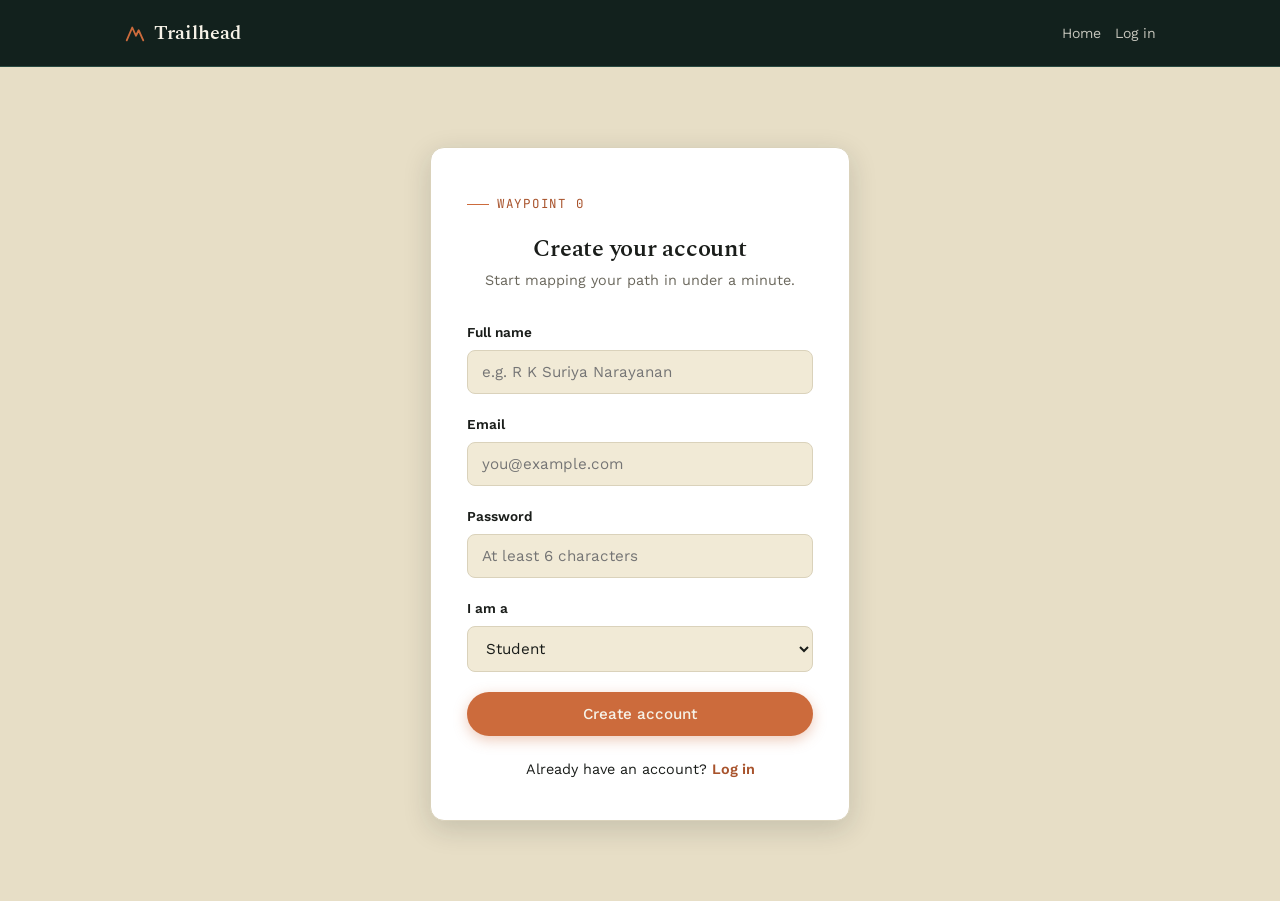
<file: frontend/register.html>
<!DOCTYPE html>
<html lang="en">
<head>
<meta charset="UTF-8">
<meta name="viewport" content="width=device-width, initial-scale=1.0">
<title>Create Account — AI Learning Planner</title>
<link rel="preconnect" href="https://fonts.googleapis.com">
<link href="https://fonts.googleapis.com/css2?family=Spectral:wght@500;600;700&family=Work+Sans:wght@400;500;600&family=JetBrains+Mono:wght@400;500&display=swap" rel="stylesheet">
<link rel="stylesheet" href="css/style.css">
</head>
<body>

<nav class="site-nav">
  <div class="container">
    <a href="index.html" class="brand">
      <svg viewBox="0 0 24 24" fill="none" xmlns="http://www.w3.org/2000/svg"><path d="M3 20L9 6L13 15L16 9L21 20" stroke="#CC6B3C" stroke-width="2" stroke-linecap="round" stroke-linejoin="round"/></svg>
      Trailhead
    </a>
    <ul class="nav-links">
      <li><a href="index.html">Home</a></li>
      <li><a href="login.html">Log in</a></li>
    </ul>
  </div>
</nav>

<div class="auth-wrap">
  <div class="auth-card">
    <span class="eyebrow" style="color:#A8532C;justify-content:center;">Waypoint 0</span>
    <h2>Create your account</h2>
    <p class="auth-sub">Start mapping your path in under a minute.</p>

    <div class="form-error" id="errorBanner"></div>

    <form id="registerForm">
      <div class="field">
        <label for="name">Full name</label>
        <input type="text" id="name" placeholder="e.g. R K Suriya Narayanan" required minlength="2">
      </div>
      <div class="field">
        <label for="email">Email</label>
        <input type="email" id="email" placeholder="you@example.com" required>
      </div>
      <div class="field">
        <label for="password">Password</label>
        <input type="password" id="password" placeholder="At least 6 characters" required minlength="6">
      </div>
      <div class="field">
        <label for="role">I am a</label>
        <select id="role">
          <option value="student">Student</option>
          <option value="mentor">Mentor / Teacher</option>
        </select>
      </div>
      <button type="submit" class="btn btn-primary btn-block" id="submitBtn">Create account</button>
    </form>

    <div class="auth-switch">Already have an account? <a href="login.html">Log in</a></div>
  </div>
</div>

<script src="js/api.js"></script>
<script src="js/auth.js"></script>
</body>
</html>
</file>
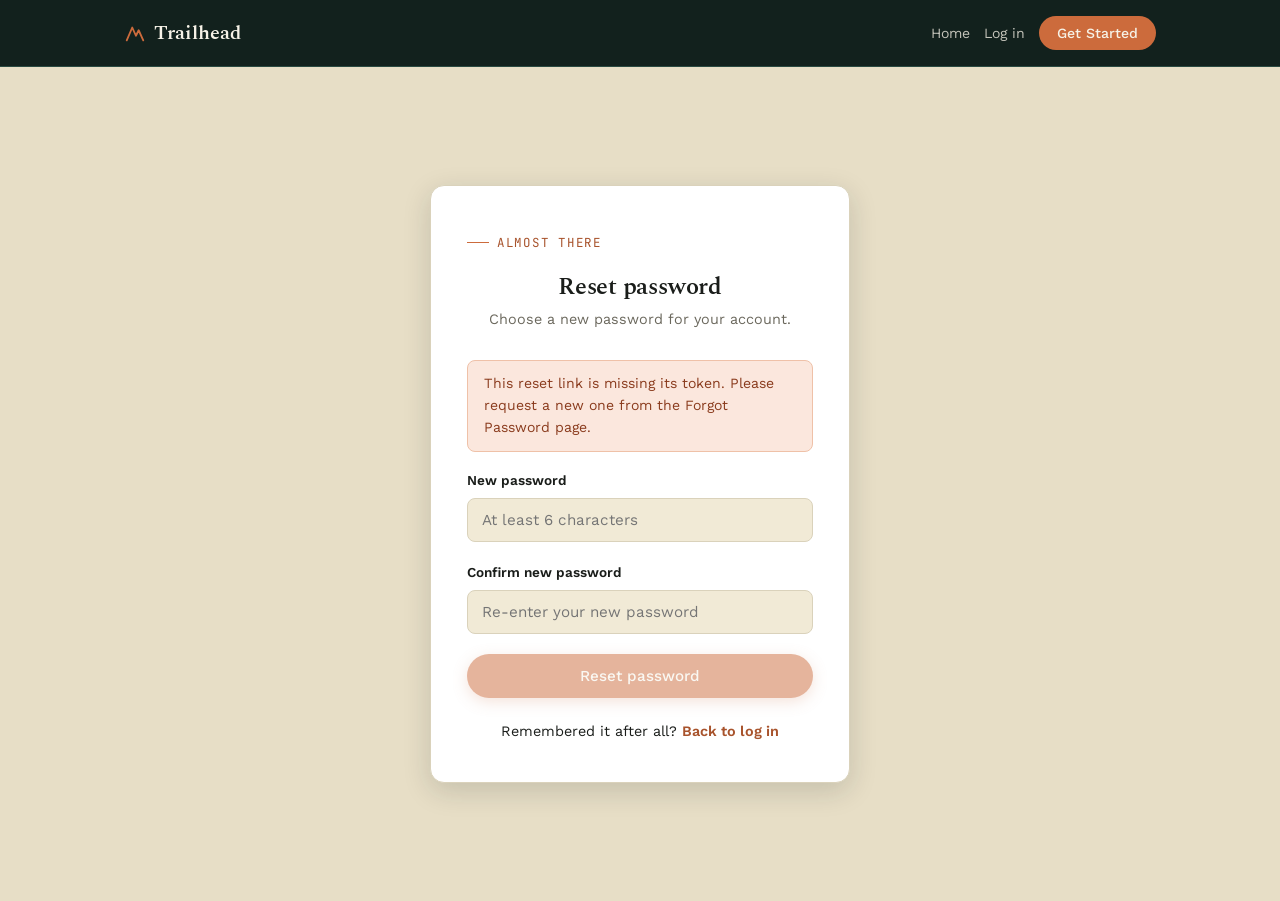
<file: frontend/reset-password.html>
<!DOCTYPE html>
<html lang="en">
<head>
<meta charset="UTF-8">
<meta name="viewport" content="width=device-width, initial-scale=1.0">
<title>Reset Password — AI Learning Planner</title>
<link rel="preconnect" href="https://fonts.googleapis.com">
<link href="https://fonts.googleapis.com/css2?family=Spectral:wght@500;600;700&family=Work+Sans:wght@400;500;600&family=JetBrains+Mono:wght@400;500&display=swap" rel="stylesheet">
<link rel="stylesheet" href="css/style.css">
</head>
<body>

<nav class="site-nav">
  <div class="container">
    <a href="index.html" class="brand">
      <svg viewBox="0 0 24 24" fill="none" xmlns="http://www.w3.org/2000/svg"><path d="M3 20L9 6L13 15L16 9L21 20" stroke="#CC6B3C" stroke-width="2" stroke-linecap="round" stroke-linejoin="round"/></svg>
      Trailhead
    </a>
    <ul class="nav-links">
      <li><a href="index.html">Home</a></li>
      <li><a href="login.html">Log in</a></li>
      <li><a href="register.html" class="nav-cta">Get Started</a></li>
    </ul>
  </div>
</nav>

<div class="auth-wrap">
  <div class="auth-card">
    <span class="eyebrow" style="color:#A8532C;justify-content:center;">Almost there</span>
    <h2>Reset password</h2>
    <p class="auth-sub">Choose a new password for your account.</p>

    <div class="form-error" id="errorBanner"></div>
    <div class="form-success" id="successBanner"></div>

    <form id="resetPasswordForm">
      <div class="field">
        <label for="new_password">New password</label>
        <input type="password" id="new_password" placeholder="At least 6 characters" minlength="6" required>
      </div>
      <div class="field">
        <label for="confirm_password">Confirm new password</label>
        <input type="password" id="confirm_password" placeholder="Re-enter your new password" minlength="6" required>
      </div>
      <button type="submit" class="btn btn-primary btn-block" id="submitBtn">Reset password</button>
    </form>

    <div class="auth-switch">Remembered it after all? <a href="login.html">Back to log in</a></div>
  </div>
</div>

<script src="js/api.js"></script>
<script src="js/auth.js"></script>
</body>
</html>
</file>
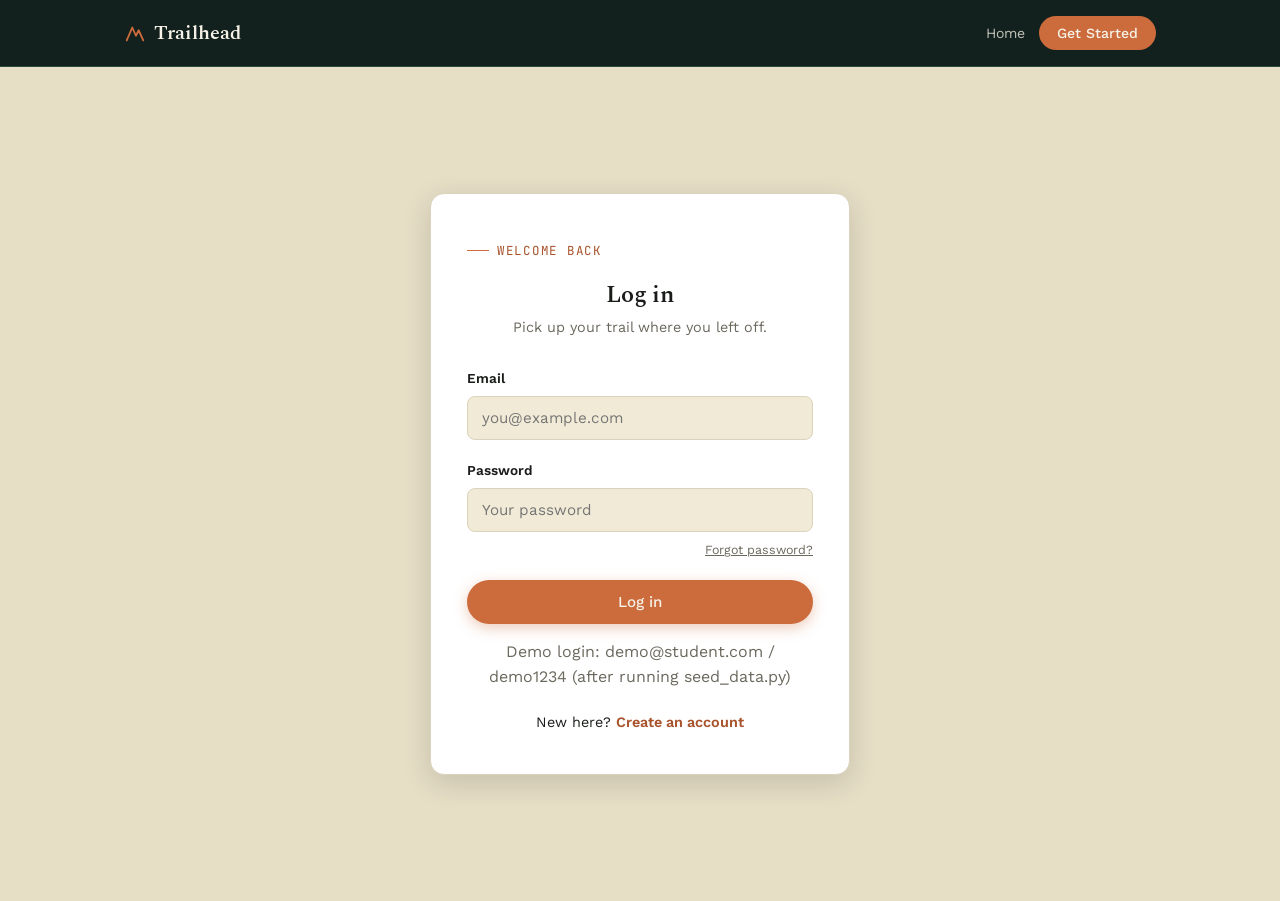
<file: frontend/skill-gap.html>
<!DOCTYPE html>
<html lang="en">
<head>
<meta charset="UTF-8">
<meta name="viewport" content="width=device-width, initial-scale=1.0">
<title>Skill Gap Analysis — AI Learning Planner</title>
<link rel="preconnect" href="https://fonts.googleapis.com">
<link href="https://fonts.googleapis.com/css2?family=Spectral:wght@500;600;700&family=Work+Sans:wght@400;500;600&family=JetBrains+Mono:wght@400;500&display=swap" rel="stylesheet">
<link rel="stylesheet" href="css/style.css">
</head>
<body>

<nav class="site-nav">
  <div class="container">
    <a href="dashboard.html" class="brand">
      <svg viewBox="0 0 24 24" fill="none" xmlns="http://www.w3.org/2000/svg"><path d="M3 20L9 6L13 15L16 9L21 20" stroke="#CC6B3C" stroke-width="2" stroke-linecap="round" stroke-linejoin="round"/></svg>
      Trailhead
    </a>
    <ul class="nav-links">
      <li><a href="profile.html">Profile</a></li>
      <li><a href="career-advisor.html">Career Advisor</a></li>
      <li><a href="learning-planner.html">Learning Planner</a></li>
      <li><a href="skill-gap.html" class="active">Skill Gap</a></li>
      <li><a href="dashboard.html">Dashboard</a></li>
      <li><a href="phases.html">Roadmap</a></li>
      <li><a href="chat.html">AI Chat</a></li>
      <li><a href="leaderboard.html">Leaderboard</a></li>
      <li id="mentorNavLink" class="hidden"><a href="mentor-dashboard.html">Mentor Dashboard</a></li>
      <li><a href="#" data-logout>Log out</a></li>
    </ul>
  </div>
</nav>

<header class="page-head">
  <div class="container">
    <span class="eyebrow">Waypoint check</span>
    <h1>Skill Gap Analysis</h1>
    <p>See exactly which skills you already have, which ones you're missing for your target career, and where to learn them.</p>
  </div>
</header>

<main class="app-main">
  <div class="container" style="max-width:820px;">

    <!-- No career selected yet -->
    <div class="empty-state hidden" id="noCareerState">
      <h3>No career selected yet</h3>
      <p>Visit the Career Advisor first and choose the career you're aiming for.</p>
      <a href="career-advisor.html" class="btn btn-primary">Go to Career Advisor</a>
    </div>

    <!-- Career known, ready to analyze -->
    <div class="card hidden" id="analyzeCard">
      <span class="career-meta">Target career</span>
      <h3 class="mt-0" id="careerNameText"></h3>
      <p>Compare your current skills against what this career requires.</p>
      <div class="form-error" id="errorBanner"></div>
      <button class="btn btn-primary" id="analyzeBtn">Analyze my skill gap</button>
    </div>

    <!-- Loading: analysis -->
    <div class="card text-center hidden" id="loadingAnalysisCard" style="margin-top:24px;">
      <span class="spinner spinner-dark"></span>
      <p style="margin-top:14px;">Comparing your skills against the career requirements...</p>
    </div>

    <!-- Results: skill gap -->
    <div id="resultsWrap" class="hidden" style="margin-top:24px;">
      <div class="card">
        <span class="career-meta">Analysis for <span id="resultCareerName"></span></span>
        <p id="summaryText" class="mt-0"></p>

        <p><strong>Skills you already have</strong></p>
        <div id="matchedSkillsWrap" style="margin-bottom:16px;"></div>

        <p><strong>Skills you still need</strong></p>
        <div id="missingSkillsWrap" style="margin-bottom:16px;"></div>

        <button class="btn btn-primary" id="reanalyzeBtn">Re-analyze</button>
      </div>

      <!-- Course recommendations -->
      <div class="card" style="margin-top:24px;" id="coursesCard">
        <span class="career-meta">Next step</span>
        <h3 class="mt-0">Recommended courses for your missing skills</h3>
        <p id="allCaughtUpText" class="hidden">You're not missing any required skills right now — great work!</p>

        <button class="btn btn-primary" id="getCoursesBtn">Recommend courses, tutorials & certifications</button>

        <div class="card text-center hidden" id="loadingCoursesCard" style="margin-top:20px;box-shadow:none;border:none;padding:0;">
          <span class="spinner spinner-dark"></span>
          <p style="margin-top:14px;">Finding suitable courses for each missing skill...</p>
        </div>

        <div id="courseList" style="margin-top:20px;"></div>
      </div>
    </div>

  </div>
</main>

<script src="js/api.js"></script>
<script src="js/skill-gap.js"></script>
</body>
</html>
</file>
<file: frontend/css/style.css>
/* =========================================================================
   AI Learning Planner & Career Advisor — Stylesheet
   Visual concept: charting a trail. A student's path from where they stand
   today to a chosen career is drawn like a route on a topographic map —
   waypoints, dashed trails, contour lines. Journey markers replace generic
   numbered steps because progress through the app IS a journey.
   ========================================================================= */

/* ---------- Design tokens ---------- */
:root {
  --pine-950: #12211D;   /* deep pine - primary dark background */
  --pine-800: #1F3A34;   /* secondary dark surface */
  --pine-700: #2A4A42;   /* hover / border on dark */
  --parchment: #F1EAD6;  /* warm light card surface */
  --parchment-dim: #E7DEC6;
  --trail: #CC6B3C;      /* trail-marker orange - primary accent */
  --trail-dark: #A8532C;
  --moss: #6E9C6A;       /* progress / success accent */
  --moss-dark: #517545;
  --ink: #1A1D1A;        /* body text on light */
  --fog: #F6F2E7;        /* body text on dark */
  --stone: #6B685D;      /* muted secondary text */
  --line: #DAD2BB;       /* hairline borders on light */

  --font-display: 'Spectral', Georgia, serif;
  --font-body: 'Work Sans', -apple-system, sans-serif;
  --font-mono: 'JetBrains Mono', monospace;

  --radius: 10px;
  --shadow-card: 0 2px 14px rgba(18, 33, 29, 0.08);
  --shadow-lift: 0 8px 28px rgba(18, 33, 29, 0.16);
}

* { box-sizing: border-box; }

html { scroll-behavior: smooth; }

body {
  margin: 0;
  font-family: var(--font-body);
  background: var(--parchment);
  color: var(--ink);
  line-height: 1.55;
  -webkit-font-smoothing: antialiased;
}

h1, h2, h3, h4 {
  font-family: var(--font-display);
  font-weight: 600;
  line-height: 1.15;
  margin: 0 0 0.5em 0;
  letter-spacing: -0.01em;
}

p { margin: 0 0 1em 0; color: var(--stone); }
a { color: inherit; }

.container {
  max-width: 1080px;
  margin: 0 auto;
  padding: 0 24px;
}

/* ---------- Navigation ---------- */
.site-nav {
  background: var(--pine-950);
  color: var(--fog);
  position: sticky;
  top: 0;
  z-index: 50;
  border-bottom: 1px solid var(--pine-700);
}

.site-nav .container {
  display: flex;
  align-items: center;
  justify-content: space-between;
  min-height: 66px;
  flex-wrap: wrap;
  gap: 16px;
  padding: 12px 24px;
}

.brand {
  font-family: var(--font-display);
  font-size: 1.25rem;
  font-weight: 600;
  color: var(--fog);
  text-decoration: none;
  display: flex;
  align-items: center;
  gap: 8px;
}

.brand svg { width: 22px; height: 22px; }

.nav-links {
  display: flex;
  flex-wrap: wrap;
  gap: 14px;
  align-items: center;
  list-style: none;
  margin: 0;
  padding: 0;
}

.nav-links a {
  color: var(--fog);
  text-decoration: none;
  font-size: 0.88rem;
  opacity: 0.78;
  transition: opacity 0.15s ease;
}
.nav-links a:hover, .nav-links a.active { opacity: 1; }

.nav-cta {
  background: var(--trail);
  color: var(--fog) !important;
  padding: 9px 18px;
  border-radius: 999px;
  opacity: 1 !important;
  font-weight: 500;
}
.nav-cta:hover { background: var(--trail-dark); }

/* ---------- Buttons ---------- */
.btn {
  display: inline-flex;
  align-items: center;
  justify-content: center;
  gap: 8px;
  font-family: var(--font-body);
  font-size: 0.95rem;
  font-weight: 500;
  padding: 13px 26px;
  border-radius: 999px;
  border: none;
  cursor: pointer;
  text-decoration: none;
  transition: transform 0.12s ease, box-shadow 0.12s ease, background 0.15s ease;
}
.btn:active { transform: translateY(1px); }

.btn-primary {
  background: var(--trail);
  color: var(--fog);
  box-shadow: 0 4px 14px rgba(204, 107, 60, 0.35);
}
.btn-primary:hover { background: var(--trail-dark); }

.btn-secondary {
  background: transparent;
  color: var(--ink);
  border: 1.5px solid var(--line);
}
.btn-secondary:hover { border-color: var(--ink); }

.btn-dark {
  background: var(--pine-950);
  color: var(--fog);
}
.btn-dark:hover { background: var(--pine-800); }

.btn-block { width: 100%; }
.btn:disabled { opacity: 0.5; cursor: not-allowed; }

/* ---------- Hero (home page) ---------- */
.hero {
  background: var(--pine-950);
  color: var(--fog);
  position: relative;
  overflow: hidden;
  padding: 100px 0 120px;
}

/* Subtle contour-line topographic texture, echoing a trail map */
.hero::before {
  content: "";
  position: absolute;
  inset: 0;
  opacity: 0.16;
  background-image:
    repeating-radial-gradient(ellipse at 15% 30%, transparent 0, transparent 38px, rgba(241,234,214,0.5) 39px, transparent 40px, transparent 78px),
    repeating-radial-gradient(ellipse at 85% 75%, transparent 0, transparent 46px, rgba(204,107,60,0.35) 47px, transparent 48px, transparent 92px);
  pointer-events: none;
}

.hero .container { position: relative; z-index: 1; }

.eyebrow {
  font-family: var(--font-mono);
  font-size: 0.78rem;
  text-transform: uppercase;
  letter-spacing: 0.14em;
  color: var(--trail);
  display: inline-flex;
  align-items: center;
  gap: 8px;
  margin-bottom: 22px;
}
.eyebrow::before {
  content: "";
  width: 22px; height: 1px;
  background: var(--trail);
}

.hero h1 {
  font-size: clamp(2.4rem, 5vw, 4rem);
  max-width: 780px;
  color: var(--fog);
}
.hero h1 em { color: var(--trail); font-style: normal; }

.hero .lede {
  font-size: 1.15rem;
  max-width: 560px;
  color: #C9C4B4;
  margin-bottom: 36px;
}

.hero-actions { display: flex; gap: 16px; flex-wrap: wrap; }

/* ---------- Waypoint trail (signature element) ----------
   A dashed path connecting stage markers — used to show the app's
   flow (Profile -> Advisor -> Planner -> Dashboard) and, on the
   planner/dashboard pages, the student's own learning roadmap. */
.trail {
  display: flex;
  align-items: flex-start;
  gap: 0;
  margin: 64px 0 0;
  position: relative;
}

.waypoint {
  flex: 1;
  position: relative;
  padding-top: 34px;
  text-align: left;
}

.waypoint::before {
  content: "";
  position: absolute;
  top: 8px;
  left: 0;
  width: 16px; height: 16px;
  border-radius: 50%;
  background: var(--trail);
  border: 3px solid var(--pine-950);
  box-shadow: 0 0 0 2px var(--trail);
  z-index: 2;
}

.waypoint::after {
  content: "";
  position: absolute;
  top: 15px;
  left: 16px;
  right: -16px;
  height: 2px;
  background-image: linear-gradient(to right, var(--trail) 60%, transparent 0%);
  background-size: 10px 2px;
}

.waypoint:last-child::after { display: none; }

.waypoint .wp-label {
  font-family: var(--font-mono);
  font-size: 0.72rem;
  text-transform: uppercase;
  letter-spacing: 0.1em;
  color: var(--trail);
  display: block;
  margin-bottom: 4px;
}
.waypoint .wp-title { font-weight: 600; color: var(--fog); }
.waypoint .wp-desc { font-size: 0.85rem; color: #ABA694; margin-top: 4px; }

/* Light-background variant of the trail (used inside cards on other pages) */
.trail-light .waypoint::before { border-color: var(--parchment); }
.trail-light .waypoint .wp-title { color: var(--ink); }
.trail-light .waypoint .wp-desc { color: var(--stone); }

/* ---------- Sections ---------- */
.section { padding: 88px 0; }
.section-tight { padding: 48px 0; }
.section-alt { background: var(--parchment-dim); }

.section-head { max-width: 640px; margin: 0 auto 52px; text-align: center; }
.section-head h2 { font-size: clamp(1.7rem, 3vw, 2.3rem); }
.section-head .eyebrow::before { display: none; }
.section-head .eyebrow { justify-content: center; color: var(--trail-dark); }

/* ---------- Cards ---------- */
.card {
  background: #fff;
  border: 1px solid var(--line);
  border-radius: var(--radius);
  padding: 28px;
  box-shadow: var(--shadow-card);
}

.card-grid {
  display: grid;
  grid-template-columns: repeat(auto-fit, minmax(240px, 1fr));
  gap: 24px;
}

.feature-card .icon-badge {
  width: 44px; height: 44px;
  border-radius: 10px;
  background: var(--pine-950);
  color: var(--trail);
  display: flex; align-items: center; justify-content: center;
  margin-bottom: 18px;
}
.feature-card h3 { font-size: 1.05rem; margin-bottom: 8px; }
.feature-card p { font-size: 0.92rem; margin: 0; }

/* ---------- Auth pages ---------- */
.auth-wrap {
  min-height: calc(100vh - 66px);
  display: flex;
  align-items: center;
  justify-content: center;
  padding: 48px 20px;
  background: var(--parchment-dim);
}

.auth-card {
  width: 100%;
  max-width: 420px;
  background: #fff;
  border-radius: 14px;
  padding: 40px 36px;
  box-shadow: var(--shadow-lift);
  border: 1px solid var(--line);
}

.auth-card h2 { text-align: center; margin-bottom: 6px; }
.auth-sub { text-align: center; margin-bottom: 30px; font-size: 0.9rem; }

.auth-switch { text-align: center; margin-top: 22px; font-size: 0.9rem; }
.auth-switch a { color: var(--trail-dark); font-weight: 600; text-decoration: none; }

/* ---------- Forms ---------- */
.field { margin-bottom: 20px; }
.field label {
  display: block;
  font-size: 0.85rem;
  font-weight: 600;
  margin-bottom: 7px;
  color: var(--ink);
}
.field .hint { font-size: 0.78rem; color: var(--stone); margin-top: 5px; }

input[type="text"], input[type="email"], input[type="password"],
input[type="number"], select, textarea {
  width: 100%;
  font-family: var(--font-body);
  font-size: 0.95rem;
  padding: 12px 14px;
  border-radius: 8px;
  border: 1.5px solid var(--line);
  background: var(--parchment);
  color: var(--ink);
  transition: border-color 0.15s ease;
}
textarea { resize: vertical; min-height: 90px; }

input:focus, select:focus, textarea:focus {
  outline: none;
  border-color: var(--trail);
  background: #fff;
}

.form-row { display: grid; grid-template-columns: 1fr 1fr; gap: 18px; }
@media (max-width: 640px) { .form-row { grid-template-columns: 1fr; } }

.form-error {
  background: #FBE7DD;
  color: #8A3B1D;
  border: 1px solid #EFC1A8;
  padding: 12px 16px;
  border-radius: 8px;
  font-size: 0.88rem;
  margin-bottom: 18px;
  display: none;
}
.form-error.visible { display: block; }

.form-success {
  background: #E4EEE2;
  color: #38562F;
  border: 1px solid #BEDAB8;
  padding: 12px 16px;
  border-radius: 8px;
  font-size: 0.88rem;
  margin-bottom: 18px;
  display: none;
}
.form-success.visible { display: block; }

.hint-box {
  background: var(--parchment-dim);
  border: 1px solid var(--line);
  border-radius: 8px;
  padding: 14px 16px;
  margin-top: 4px;
  margin-bottom: 18px;
}
.devlink {
  display: block;
  word-break: break-all;
  font-family: var(--font-mono);
  font-size: 0.78rem;
  color: var(--trail-dark);
}

/* ---------- Skill gap analysis ---------- */
.skill-chip-matched {
  background: rgba(110,156,106,0.18);
  border-color: rgba(110,156,106,0.35);
  color: var(--moss-dark);
}
.skill-chip-missing {
  background: rgba(204,107,60,0.12);
  border-color: rgba(204,107,60,0.3);
  color: var(--trail-dark);
}
.course-item {
  border: 1px solid var(--line);
  border-radius: var(--radius);
  padding: 16px 18px;
  margin-bottom: 14px;
}
.course-item-head {
  display: flex;
  align-items: center;
  justify-content: space-between;
  gap: 10px;
  margin-bottom: 8px;
  flex-wrap: wrap;
}

.btn-notif-enable {
  background: transparent;
  border: 1px solid var(--trail);
  color: var(--trail-dark);
  font-family: var(--font-body);
  font-size: 0.82rem;
  font-weight: 500;
  padding: 6px 12px;
  border-radius: 999px;
  cursor: pointer;
  white-space: nowrap;
}
.btn-notif-enable:hover { background: rgba(204,107,60,0.1); }

/* ---------- App shell (profile/advisor/planner/dashboard pages) ---------- */
.page-head {
  background: var(--pine-950);
  color: var(--fog);
  padding: 44px 0 34px;
}
.page-head .eyebrow { color: var(--trail); }
.page-head h1 { font-size: clamp(1.7rem, 3.5vw, 2.4rem); color: var(--fog); margin-bottom: 6px; }
.page-head p { color: #C9C4B4; margin: 0; }

.app-main { padding: 48px 0 90px; }

/* ---------- Career option cards ---------- */
.career-card {
  background: #fff;
  border: 1px solid var(--line);
  border-radius: 12px;
  padding: 26px;
  margin-bottom: 20px;
  transition: box-shadow 0.15s ease, border-color 0.15s ease;
}
.career-card:hover { box-shadow: var(--shadow-lift); }
.career-card.selected { border-color: var(--moss); box-shadow: 0 0 0 3px rgba(110,156,106,0.18); }

.career-card h3 {
  font-size: 1.2rem;
  display: flex;
  align-items: center;
  justify-content: space-between;
  gap: 12px;
}

.career-meta {
  font-family: var(--font-mono);
  font-size: 0.72rem;
  text-transform: uppercase;
  letter-spacing: 0.08em;
  color: var(--trail-dark);
  margin-bottom: 4px;
  display: block;
}

.skill-chip {
  display: inline-block;
  background: var(--parchment-dim);
  border: 1px solid var(--line);
  color: var(--ink);
  font-size: 0.78rem;
  padding: 5px 12px;
  border-radius: 999px;
  margin: 3px 6px 3px 0;
}

/* ---------- Progress bar ---------- */
.progress-track {
  width: 100%;
  height: 10px;
  background: var(--parchment-dim);
  border-radius: 999px;
  overflow: hidden;
  border: 1px solid var(--line);
}
.progress-fill {
  height: 100%;
  background: linear-gradient(90deg, var(--moss-dark), var(--moss));
  border-radius: 999px;
  transition: width 0.4s ease;
}

.progress-stat {
  font-family: var(--font-mono);
  font-size: 2rem;
  font-weight: 600;
  color: var(--moss-dark);
}

/* ---------- Checklist (progress tracker) ---------- */
.task-group { margin-bottom: 28px; }
.task-group-label {
  font-family: var(--font-mono);
  font-size: 0.75rem;
  text-transform: uppercase;
  letter-spacing: 0.1em;
  color: var(--trail-dark);
  margin-bottom: 10px;
  display: block;
}

.task-item {
  display: flex;
  align-items: flex-start;
  gap: 12px;
  padding: 12px 14px;
  border: 1px solid var(--line);
  border-radius: 8px;
  margin-bottom: 8px;
  background: #fff;
  cursor: pointer;
  transition: background 0.15s ease;
}
.task-item:hover { background: var(--parchment-dim); }
.task-item.completed { opacity: 0.6; }
.task-item.completed .task-text { text-decoration: line-through; }

.task-checkbox {
  width: 20px; height: 20px;
  min-width: 20px;
  border-radius: 5px;
  border: 2px solid var(--stone);
  margin-top: 1px;
  display: flex; align-items: center; justify-content: center;
  transition: background 0.15s ease, border-color 0.15s ease;
}
.task-item.completed .task-checkbox { background: var(--moss); border-color: var(--moss); }
.task-text { font-size: 0.92rem; }

/* ---------- Dashboard grid ---------- */
.dash-grid {
  display: grid;
  grid-template-columns: 1.3fr 1fr;
  gap: 24px;
}
@media (max-width: 860px) { .dash-grid { grid-template-columns: 1fr; } }

.dash-label { font-size: 0.8rem; color: var(--stone); margin-bottom: 2px; }
.dash-value { font-weight: 600; margin-bottom: 14px; }

/* ---------- Loading / empty states ---------- */
.spinner {
  width: 22px; height: 22px;
  border: 3px solid rgba(255,255,255,0.3);
  border-top-color: var(--fog);
  border-radius: 50%;
  animation: spin 0.7s linear infinite;
  display: inline-block;
}
.spinner-dark {
  border: 3px solid rgba(26,29,26,0.15);
  border-top-color: var(--trail);
}
@keyframes spin { to { transform: rotate(360deg); } }

.empty-state {
  text-align: center;
  padding: 60px 20px;
  color: var(--stone);
}
.empty-state h3 { color: var(--ink); margin-bottom: 8px; }

/* ---------- Footer ---------- */
.site-footer {
  background: var(--pine-950);
  color: #9B9686;
  padding: 32px 0;
  font-size: 0.85rem;
  text-align: center;
}

/* ---------- Utility ---------- */
.text-center { text-align: center; }
.mt-0 { margin-top: 0; }
.mb-0 { margin-bottom: 0; }
.hidden { display: none !important; }
.tag-optional {
  font-family: var(--font-mono);
  font-size: 0.68rem;
  color: var(--stone);
  text-transform: uppercase;
  letter-spacing: 0.06em;
}

/* ---------- AI Chat ---------- */
.chat-window {
  height: 460px;
  overflow-y: auto;
  padding: 8px 4px;
  display: flex;
  flex-direction: column;
  gap: 14px;
}

.chat-msg {
  max-width: 78%;
  padding: 12px 16px;
  border-radius: 14px;
  line-height: 1.5;
  font-size: 0.94rem;
  white-space: pre-wrap;
  word-wrap: break-word;
}

.chat-msg.user {
  align-self: flex-end;
  background: var(--trail-dark, #CC6B3C);
  color: #fff;
  border-bottom-right-radius: 4px;
}

.chat-msg.assistant {
  align-self: flex-start;
  background: var(--parchment-dim, #F3F0E7);
  color: var(--ink, #22201B);
  border-bottom-left-radius: 4px;
}

.chat-msg.assistant.typing {
  color: var(--stone);
  font-style: italic;
}

.chat-empty {
  align-self: center;
  margin: auto;
  text-align: center;
  color: var(--stone);
  font-size: 0.9rem;
  max-width: 320px;
}

.chat-input-row {
  display: flex;
  gap: 10px;
  margin-top: 18px;
}

.chat-input-row textarea {
  flex: 1;
  min-height: 48px;
  max-height: 140px;
  resize: none;
}

.chat-input-row .btn {
  align-self: flex-end;
  height: 48px;
}

/* ---------- Notification bell ---------- */
.notif-bell-wrap { position: relative; }
.notif-bell-btn {
  background: none; border: none; cursor: pointer; color: var(--fog);
  opacity: 0.85; display: flex; align-items: center; padding: 4px; position: relative;
}
.notif-bell-btn:hover { opacity: 1; }
.notif-bell-btn svg { width: 20px; height: 20px; }
.notif-badge {
  position: absolute; top: -4px; right: -4px;
  background: var(--trail); color: #fff; font-family: var(--font-mono);
  font-size: 0.62rem; min-width: 16px; height: 16px; border-radius: 999px;
  display: flex; align-items: center; justify-content: center; padding: 0 3px;
}
.notif-dropdown {
  position: absolute; top: 40px; right: 0; width: 320px; max-height: 380px; overflow-y: auto;
  background: #fff; color: var(--ink); border: 1px solid var(--line); border-radius: 10px;
  box-shadow: var(--shadow-lift); z-index: 100; display: none;
}
.notif-dropdown.open { display: block; }
.notif-dropdown-head {
  padding: 12px 16px; font-size: 0.8rem; font-weight: 600; border-bottom: 1px solid var(--line);
  color: var(--stone); text-transform: uppercase; letter-spacing: 0.06em; font-family: var(--font-mono); font-size: 0.7rem;
}
.notif-row { padding: 12px 16px; border-bottom: 1px solid var(--parchment-dim); font-size: 0.85rem; cursor: pointer; }
.notif-row:last-child { border-bottom: none; }
.notif-row.unread { background: var(--parchment-dim); }
.notif-row .notif-type {
  font-family: var(--font-mono); font-size: 0.66rem; text-transform: uppercase;
  color: var(--trail-dark); display: block; margin-bottom: 3px; letter-spacing: 0.06em;
}
.notif-empty { padding: 24px 16px; text-align: center; color: var(--stone); font-size: 0.85rem; }

/* ---------- Phase timeline ---------- */
.phase-card {
  background: #fff; border: 1px solid var(--line); border-radius: 12px;
  padding: 24px 26px; margin-bottom: 18px; position: relative;
}
.phase-card.locked { opacity: 0.55; }
.phase-card.status-active { border-left: 4px solid var(--trail); }
.phase-card.status-completed { border-left: 4px solid var(--moss); }
.phase-card.status-project_review, .phase-card.status-test_failed { border-left: 4px solid #C9A227; }
.phase-card.status-project_approved { border-left: 4px solid var(--moss); }

.phase-head { display: flex; align-items: center; justify-content: space-between; gap: 12px; flex-wrap: wrap; margin-bottom: 6px; }
.phase-num { font-family: var(--font-mono); font-size: 0.72rem; color: var(--trail-dark); text-transform: uppercase; letter-spacing: 0.08em; }
.phase-badge {
  font-family: var(--font-mono); font-size: 0.68rem; text-transform: uppercase; letter-spacing: 0.05em;
  padding: 4px 10px; border-radius: 999px; background: var(--parchment-dim); color: var(--stone);
}
.phase-badge.b-active { background: rgba(204,107,60,0.15); color: var(--trail-dark); }
.phase-badge.b-completed { background: rgba(110,156,106,0.18); color: var(--moss-dark); }
.phase-badge.b-warn { background: rgba(201,162,39,0.18); color: #8A6D14; }
.phase-badge.b-locked { background: var(--parchment-dim); color: var(--stone); }

.phase-meta { font-size: 0.82rem; color: var(--stone); margin-bottom: 14px; }
.phase-tasks { margin: 14px 0; }
.phase-actions { display: flex; gap: 10px; flex-wrap: wrap; margin-top: 14px; }

/* ---------- Project review feedback ---------- */
.review-summary { padding: 14px 16px; border-radius: 8px; margin-bottom: 14px; font-size: 0.9rem; }
.review-summary.approved { background: #E4EEE2; color: #38562F; border: 1px solid #BEDAB8; }
.review-summary.needs-revision { background: #FBE7DD; color: #8A3B1D; border: 1px solid #EFC1A8; }

.error-item { border: 1px solid var(--line); border-radius: 8px; padding: 12px 14px; margin-bottom: 10px; background: var(--parchment); }
.error-item .err-issue { font-weight: 600; margin-bottom: 4px; font-size: 0.88rem; }
.error-item .err-why, .error-item .err-fix { font-size: 0.82rem; color: var(--stone); margin-top: 3px; }
.error-item .err-fix { color: var(--moss-dark); }

/* ---------- Proctored test ---------- */
.test-overlay {
  position: fixed; inset: 0; background: var(--pine-950); z-index: 1000;
  overflow-y: auto; padding: 40px 0 80px;
}
.test-warning-banner {
  background: #FBE7DD; color: #8A3B1D; border: 1px solid #EFC1A8;
  padding: 12px 18px; border-radius: 8px; font-size: 0.85rem; margin-bottom: 20px;
}
.test-question-card {
  background: #fff; border-radius: 10px; padding: 20px 22px; margin-bottom: 16px;
}
.test-question-card .q-index { font-family: var(--font-mono); font-size: 0.75rem; color: var(--trail-dark); margin-bottom: 6px; display: block; }
.test-option {
  display: flex; align-items: center; gap: 10px; padding: 10px 14px; border: 1.5px solid var(--line);
  border-radius: 8px; margin-bottom: 8px; cursor: pointer; font-size: 0.9rem;
}
.test-option:hover { border-color: var(--trail); }
.test-option.selected { border-color: var(--trail); background: rgba(204,107,60,0.08); }
.test-timer {
  font-family: var(--font-mono); color: var(--fog); background: var(--pine-800);
  padding: 8px 16px; border-radius: 999px; display: inline-block; margin-bottom: 20px;
}
.test-violation-count { color: #E8A87C; font-family: var(--font-mono); font-size: 0.85rem; }

/* ---------- Focus mode ---------- */
.focus-toggle-row { display: flex; align-items: center; justify-content: space-between; gap: 14px; flex-wrap: wrap; }
.focus-status { font-family: var(--font-mono); font-size: 0.78rem; color: var(--stone); }
.focus-status.on { color: var(--moss-dark); }
</file>
